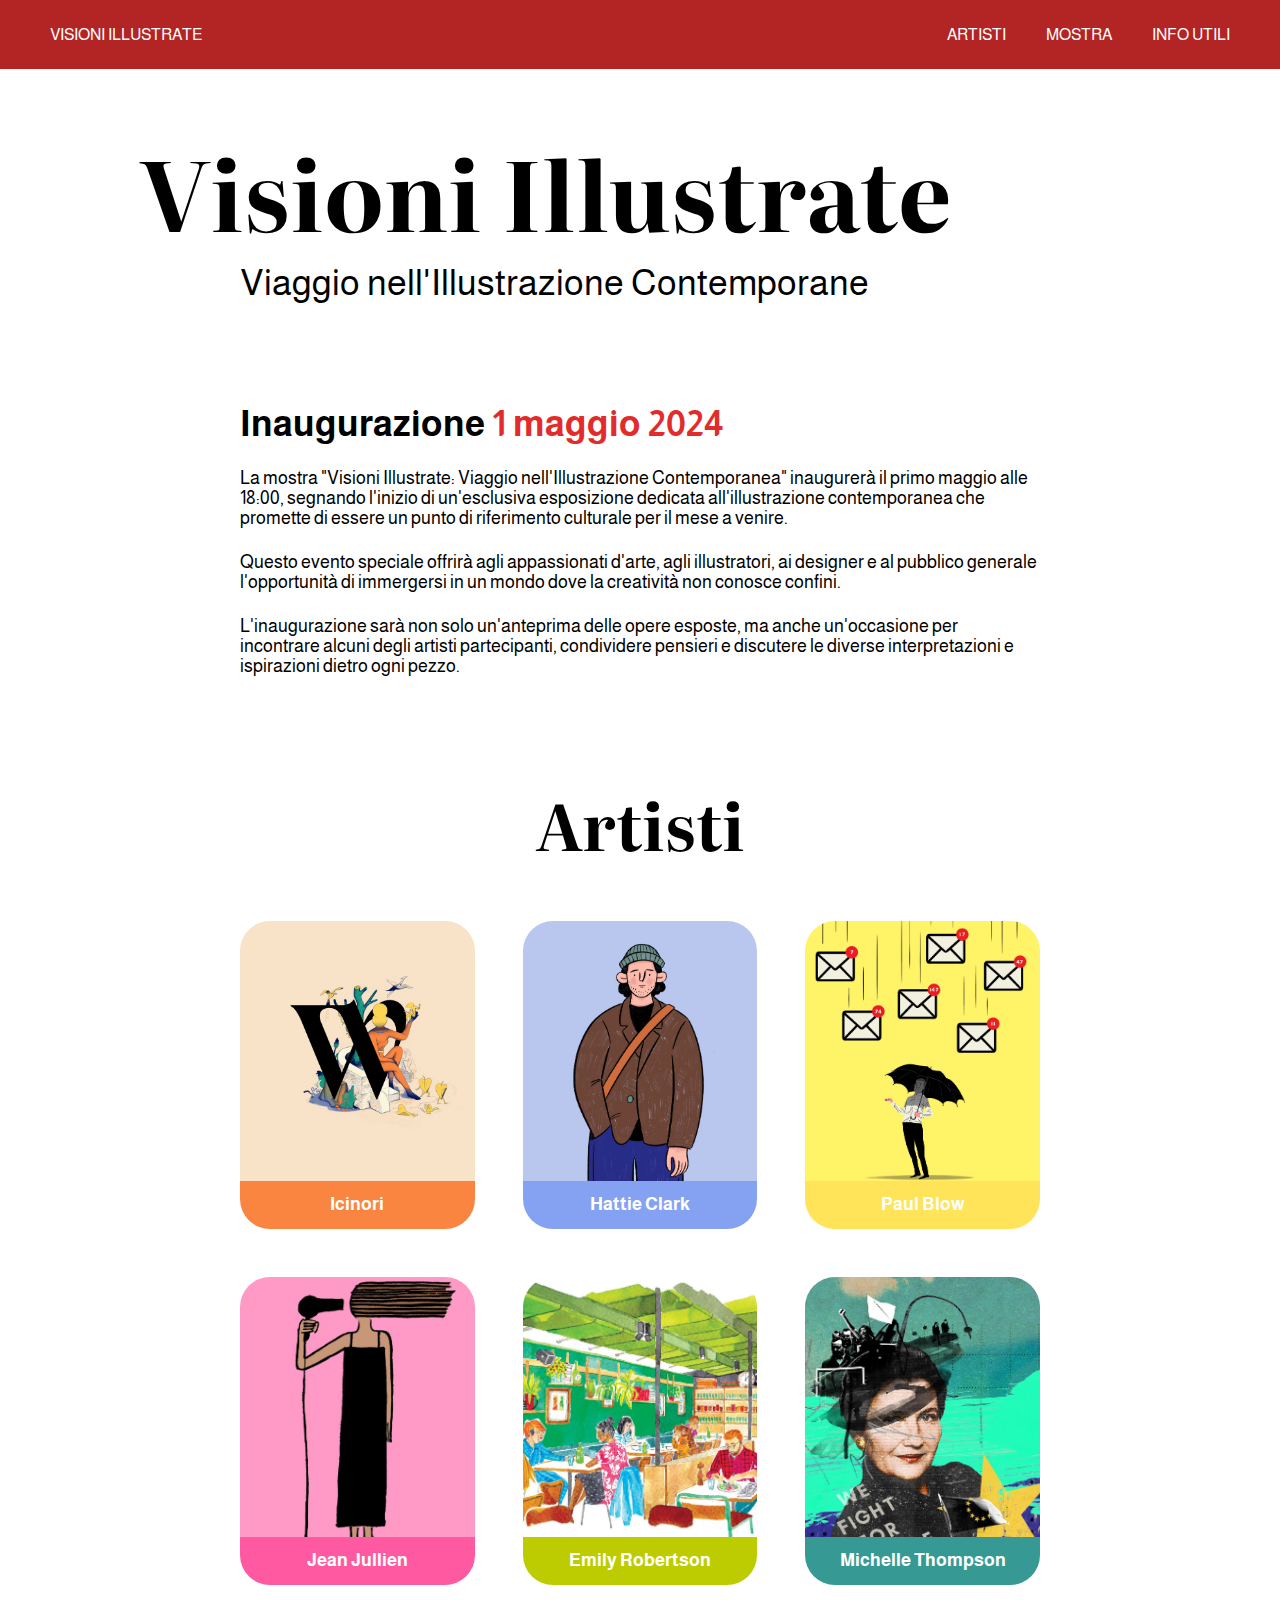
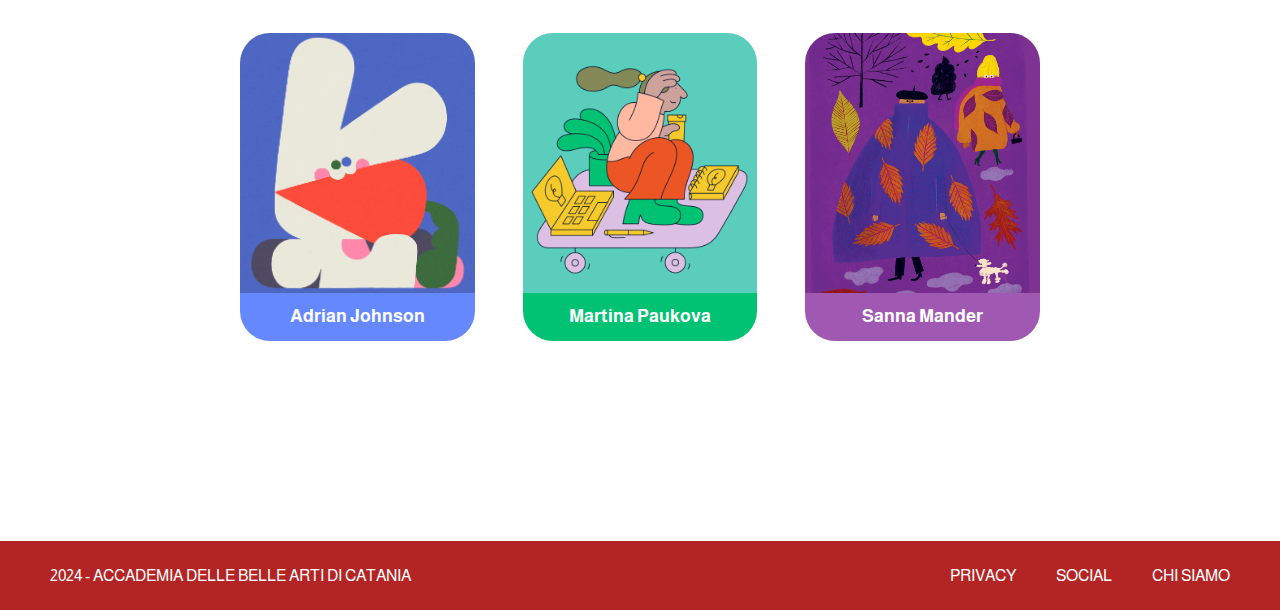
<file: index.html>
<!DOCTYPE html>
<html lang="en">
<head>
    <meta charset="UTF-8">
    <meta name="viewport" content="width=device-width, initial-scale=1.0">
    <title>Visioni Illustrate: Viaggio nell'Illustrazione Contemporanea</title>
    <link rel="stylesheet" href="css/style.css">
    <link rel="preconnect" href="https://fonts.googleapis.com">
    <link rel="preconnect" href="https://fonts.gstatic.com" crossorigin>
    <link href="https://fonts.googleapis.com/css2?family=Almarai:wght@300;400;700;800&display=swap" rel="stylesheet">
    <link rel="preconnect" href="https://fonts.googleapis.com">
    <link rel="preconnect" href="https://fonts.gstatic.com" crossorigin>
    <link href="https://fonts.googleapis.com/css2?family=Almarai:wght@300;400;700;800&family=Literata:ital,opsz,wght@0,7..72,200..900;1,7..72,200..900&display=swap" rel="stylesheet">
</head>

<body>
    <header id="inizio">
        <a href="index.html">VISIONI ILLUSTRATE</a>
        <nav>
            <ul>
                <li><a href="artisti.html">ARTISTI</a></li>
                <li><a href="mostra.html">MOSTRA</a></li>
                <li><a href="infoutili.html">INFO UTILI</a></li>
            </ul>
        </nav>
    </header>
<main>
    <section class="hero">
        <div class="resp">
            <h1>Visioni Illustrate</h1>
            <h2>Viaggio nell'Illustrazione Contemporane</h2>
        </div>
    </section>
    <section class="corpo">
    <section class="inaugurazione">
            <h2>Inaugurazione <span style="color:#e22c2c">1 maggio 2024</span></h2>
            <div class="cont">
            <div><p>La mostra "Visioni Illustrate: Viaggio nell'Illustrazione Contemporanea" inaugurerà il primo maggio alle 18:00, segnando l'inizio di un'esclusiva esposizione dedicata all'illustrazione contemporanea che promette di essere un punto di riferimento culturale per il mese a venire.</p>
            </div>
            <div>
                <p>Questo evento speciale offrirà agli appassionati d'arte, agli illustratori, ai designer e al pubblico generale l'opportunità di immergersi in un mondo dove la creatività non conosce confini.</p>
            </div>
            <div>
            <p>L'inaugurazione sarà non solo un'anteprima delle opere esposte, ma anche un'occasione per incontrare alcuni degli artisti partecipanti, condividere pensieri e discutere le diverse interpretazioni e ispirazioni dietro ogni pezzo.</p>
        </div>
    </div>
    </section>
<section class="info">
    <div>
    <h3>Artisti</h3>
</div>
</section>
    <section class="card">
        <div class="uno">
        <a href="icinori.html" target="_self">
                <img src="img/card/Icinori.jpg" alt="">
                <h4>Icinori</h4>
        </a>
    </div>
        <div class="due">
        <a href="hattieclark.html" target="_self">
                <img src="img/card/Hattie Clark.jpg" alt="">
                    <h4>Hattie Clark</h4>
                </a>
            </div>
        
        <div class="tre">
        <a href="paulblow.html" target="_self">
                <img src="img/card/Paul Blow.jpg" alt="">
                    <h4>Paul Blow</h4>
                </a>
            </div>
        
        <div class="quattro">
        <a href="jeanjullien.html" target="_self">
                <img src="img/card/Jean Jullien.jpg" alt="">
                <h4>Jean Jullien</h4>
            
        </a>
    </div>
        <div class="cinque">
    <a href="emilyrobertson.html" target="_self">
        <img src="img/card/Emily Robertson.jpg" alt="">
        <h4>Emily Robertson</h4>
</a>
</div>
<div class="sei">
<a href="michellethompson.html" target="_self">
    <img src="img/card/Michelle Thompson.jpg" alt="">
    <h4>Michelle Thompson</h4>

</a>
</div>
<div class="sette">
<a href="adrianjohnson.html" target="_self">
    <img src="img/card/Adrian Johnson.jpg" alt="">
    <h4>Adrian Johnson</h4>
</a>
</div>
<div class="otto">
<a href="martinapaukova.html" target="_self">
    <img src="img/card/Martina Paukova.jpg" alt="">
    <h4>Martina Paukova</h4>
</a>
</div>

<div class="nove">
<a href="sannamander.html" target="_self">
    <img src="img/card/Sanna Mander.jpg" alt="">
    <h4>Sanna Mander</h4>
</a>
</div>

    </section>
</section>
</main>
<footer>
    <a href="#inizio">2024 - ACCADEMIA DELLE BELLE ARTI DI CATANIA</a>
        <nav>
            <ul>
                <li><a href="https://www.iubenda.com/privacy-policy/25349809" target="_blank">PRIVACY</a></li>
                <li><a href="https://www.instagram.com/abacatania/" target="_blank">SOCIAL</a></li>
                <li><a href="https://www.abacatania.it" target="_blank">CHI SIAMO</a></li>
            </ul>
        </nav>
</footer>
</body>
</file>
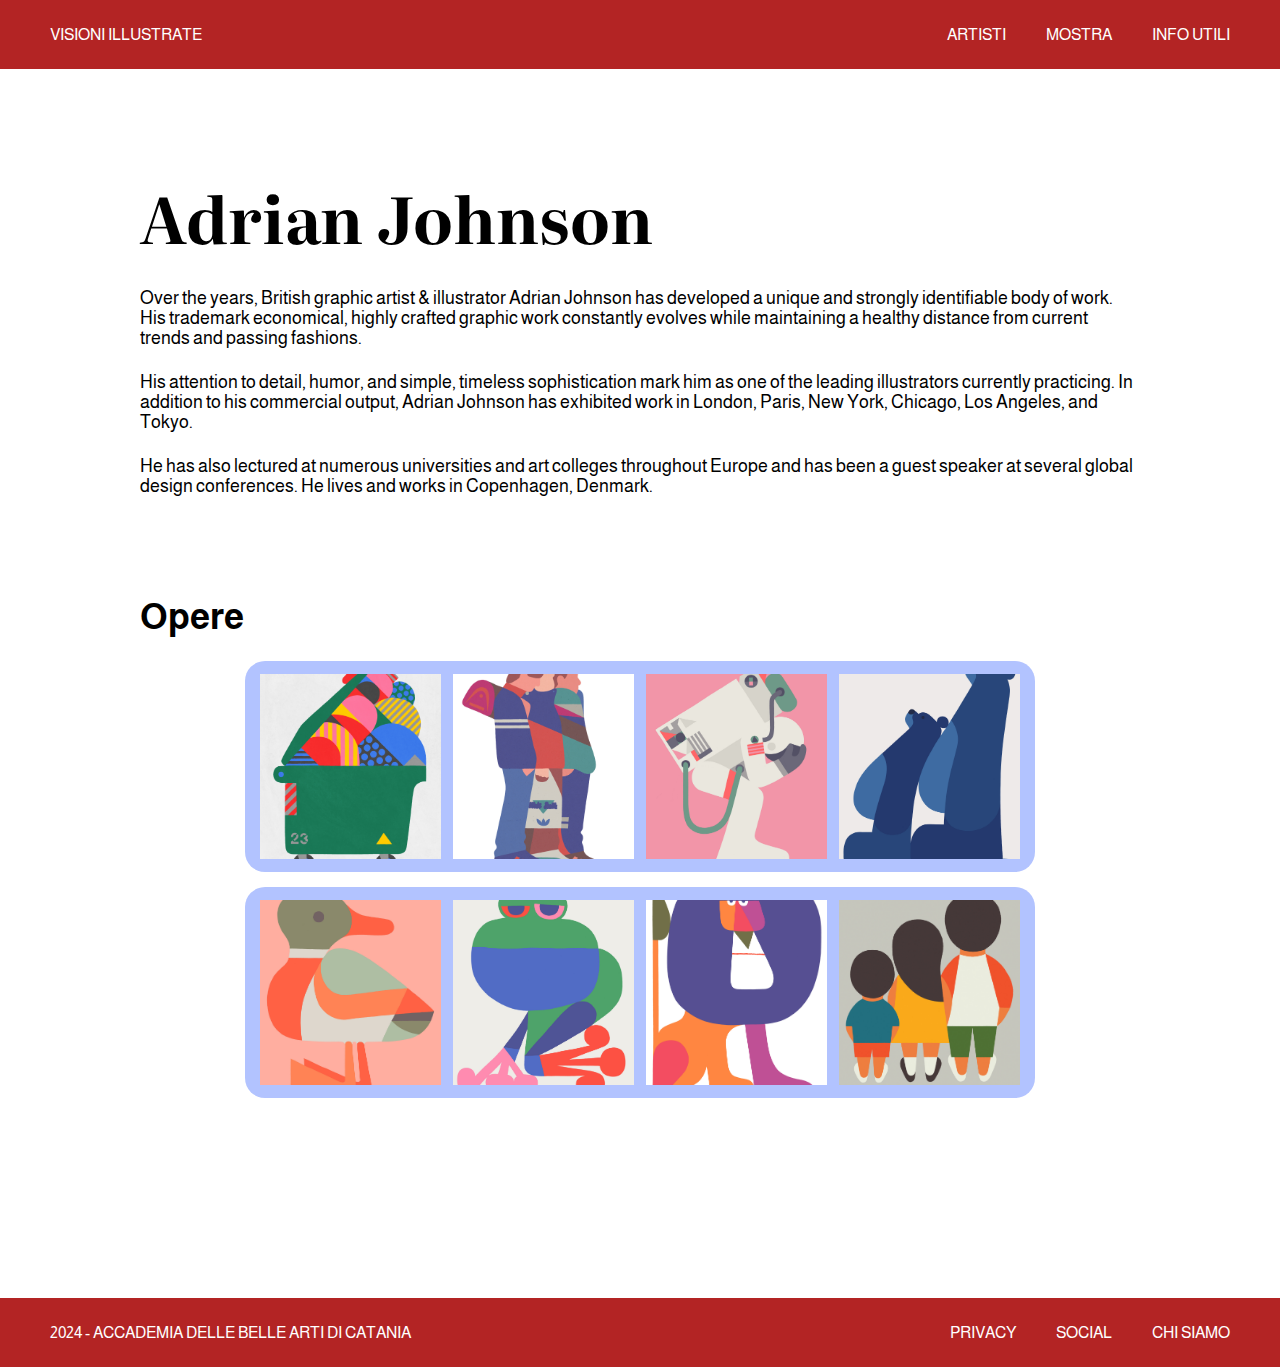
<file: adrianjohnson.html>
<!DOCTYPE html>
<html lang="en">
<head>
    <meta charset="UTF-8">
    <meta name="viewport" content="width=device-width, initial-scale=1.0">
    <title>Visioni Illustrate: Viaggio nell'Illustrazione Contemporanea</title>
    <link rel="stylesheet" href="css/style.css">
    <link rel="preconnect" href="https://fonts.googleapis.com">
    <link rel="preconnect" href="https://fonts.gstatic.com" crossorigin>
    <link href="https://fonts.googleapis.com/css2?family=Almarai:wght@300;400;700;800&display=swap" rel="stylesheet">
    <link rel="preconnect" href="https://fonts.googleapis.com">
    <link rel="preconnect" href="https://fonts.gstatic.com" crossorigin>
    <link href="https://fonts.googleapis.com/css2?family=Almarai:wght@300;400;700;800&family=Literata:ital,opsz,wght@0,7..72,200..900;1,7..72,200..900&display=swap" rel="stylesheet">
</head>

<body>
    <header id="inizio" class="speciale">
        <a href="index.html">VISIONI ILLUSTRATE</a>
        <nav>
            <ul>
                <li><a href="artisti.html">ARTISTI</a></li>
                <li><a href="mostra.html">MOSTRA</a></li>
                <li><a href="infoutili.html">INFO UTILI</a></li>
            </ul>
        </nav>
    </header>

<main>
    <section class="artista">
        <div id="adrianjohnson">
            <h3>Adrian Johnson</h3>
            <div class="cont">
            <p>Over the years, British graphic artist & illustrator Adrian Johnson has developed a unique and strongly identifiable body of work. His trademark economical, highly crafted graphic work constantly evolves while maintaining a healthy distance from current trends and passing fashions.</p>
            <p>His attention to detail, humor, and simple, timeless sophistication mark him as one of the leading illustrators currently practicing. In addition to his commercial output, Adrian Johnson has exhibited work in London, Paris, New York, Chicago, Los Angeles, and Tokyo.</p>
            <p>He has also lectured at numerous universities and art colleges throughout Europe and has been a guest speaker at several global design conferences. He lives and works in Copenhagen, Denmark.</p>
        </div>
            <h2>Opere</h2>
            <div class="opere">
            <div class="riga_sette">
                <img src="img/adrian-johnson/1.jpg" alt="">
                <img src="img/adrian-johnson/2.jpg" alt="">
                <img src="img/adrian-johnson/3.jpg" alt="">
                <img src="img/adrian-johnson/4.jpg" alt="">
            </div>
            <div class="riga_sette">
                <img src="img/adrian-johnson/5.jpg" alt="">
                <img src="img/adrian-johnson/6.jpg" alt="">
                <img src="img/adrian-johnson/7.jpg" alt="">
                <img src="img/adrian-johnson/8.jpg" alt="">
            </div>
        </div>
    </div>
    </section>
</main>
    <footer>
        <a href="#inizio">2024 - ACCADEMIA DELLE BELLE ARTI DI CATANIA</a>
            <nav>
                <ul>
                    <li><a href="https://www.iubenda.com/privacy-policy/25349809" target="_blank">PRIVACY</a></li>
                    <li><a href="https://www.instagram.com/abacatania/" target="_blank">SOCIAL</a></li>
                    <li><a href="https://www.abacatania.it" target="_blank">CHI SIAMO</a></li>
                </ul>
            </nav>
    </footer>
    </body>
</file>
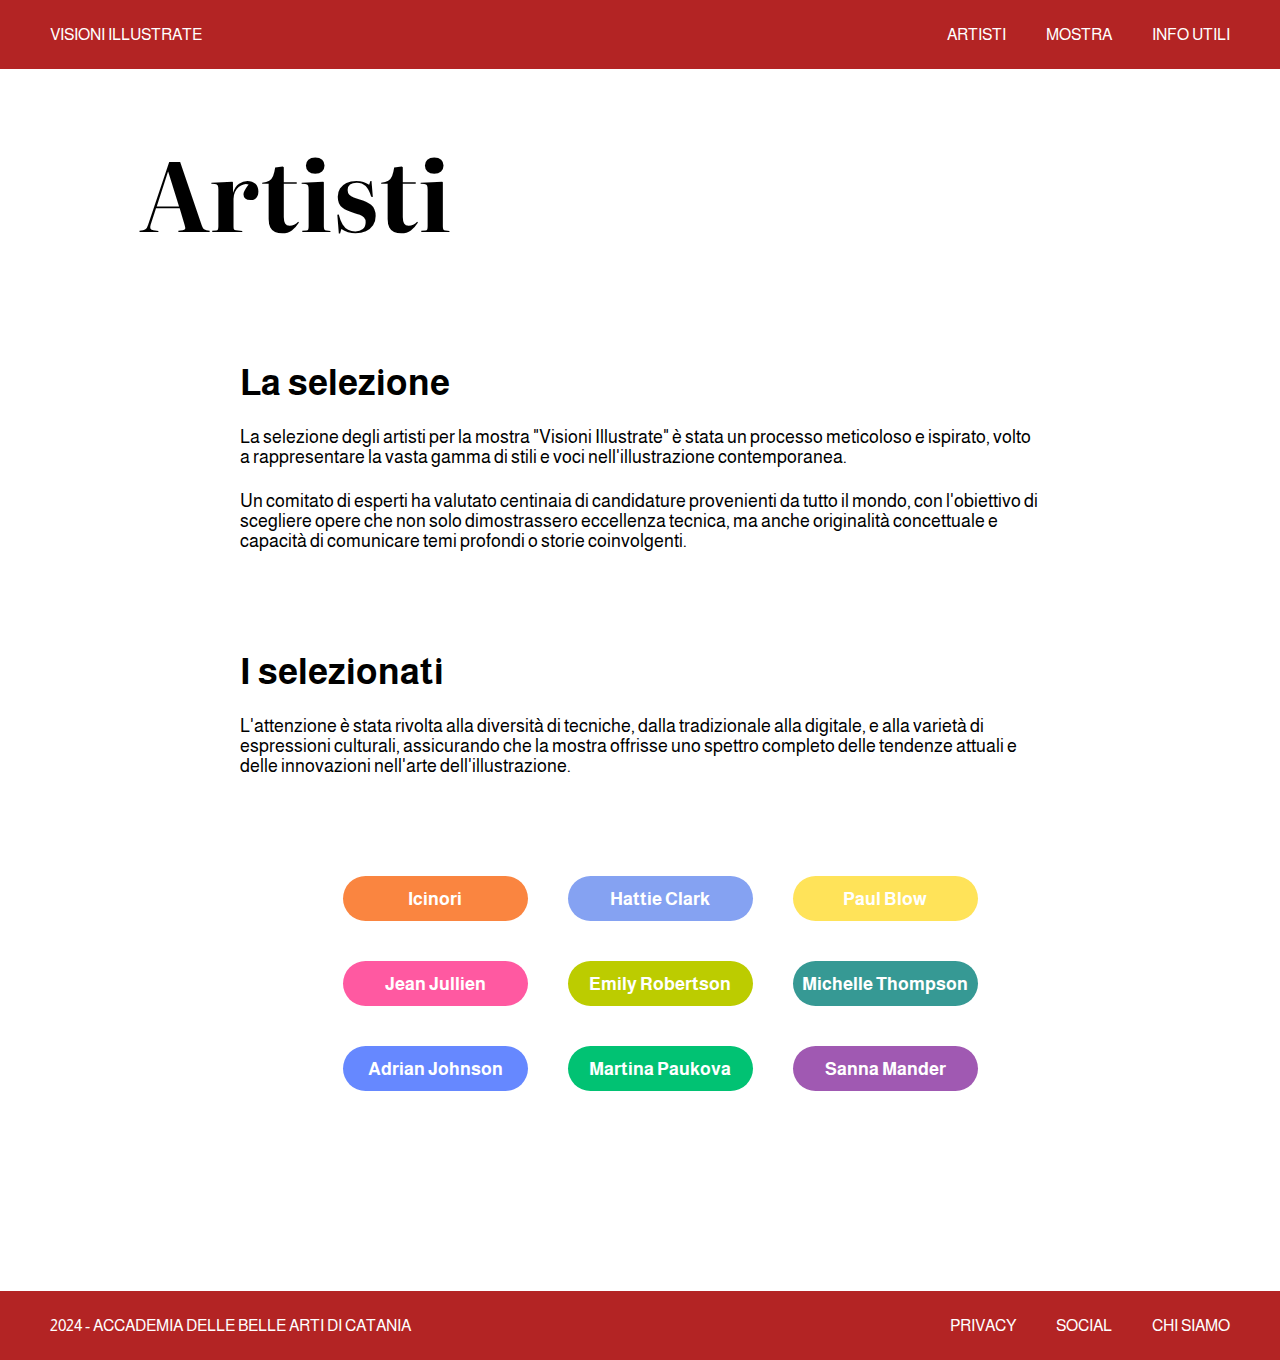
<file: artisti.html>
<!DOCTYPE html>
<html lang="en">
<head>
    <meta charset="UTF-8">
    <meta name="viewport" content="width=device-width, initial-scale=1.0">
    <title>Visioni Illustrate: Viaggio nell'Illustrazione Contemporanea</title>
    <link rel="stylesheet" href="css/style.css">
    <link rel="preconnect" href="https://fonts.googleapis.com">
    <link rel="preconnect" href="https://fonts.gstatic.com" crossorigin>
    <link href="https://fonts.googleapis.com/css2?family=Almarai:wght@300;400;700;800&display=swap" rel="stylesheet">
    <link rel="preconnect" href="https://fonts.googleapis.com">
    <link rel="preconnect" href="https://fonts.gstatic.com" crossorigin>
    <link href="https://fonts.googleapis.com/css2?family=Almarai:wght@300;400;700;800&family=Literata:ital,opsz,wght@0,7..72,200..900;1,7..72,200..900&display=swap" rel="stylesheet">
</head>

<body>
    <header id="inizio">
        <a href="index.html">VISIONI ILLUSTRATE</a>
        <nav>
            <ul>
                <li><a href="artisti.html">ARTISTI</a></li>
                <li><a href="mostra.html">MOSTRA</a></li>
                <li><a href="infoutili.html">INFO UTILI</a></li>
            </ul>
        </nav>
    </header>

    <main>
        <section class="hero">
            <div>
                <h1>Artisti</h1>
            </div>
        </section>
        <section class="corpo">
<section class="selezione">
    <div>
    <h2>La selezione</h2>
    <p>La selezione degli artisti per la mostra "Visioni Illustrate" è stata un processo meticoloso e ispirato, volto a rappresentare la vasta gamma di stili e voci nell'illustrazione contemporanea.</p>
    <p>Un comitato di esperti ha valutato centinaia di candidature provenienti da tutto il mondo, con l'obiettivo di scegliere opere che non solo dimostrassero eccellenza tecnica, ma anche originalità concettuale e capacità di comunicare temi profondi o storie coinvolgenti.</p>
</div>
</section>

<section class="selezione">
    <div>
    <h2>I selezionati</h2>
    <p>L'attenzione è stata rivolta alla diversità di tecniche, dalla tradizionale alla digitale, e alla varietà di espressioni culturali, assicurando che la mostra offrisse uno spettro completo delle tendenze attuali e delle innovazioni nell'arte dell'illustrazione.</p>
</div>
</section>

<section class="pulsanti">
<nav>
   <ul>
        <li class="uno"><a href="icinori.html">Icinori</a></li>
    
        <li class="due"><a href="hattieclark.html">Hattie Clark</a></li>
  
        <li class="tre"><a href="paulblow.html">Paul Blow</a></li>
  
        <li class="quattro"><a href="jeanjullien.html">Jean Jullien</a></li>
  
        <li class="cinque"><a href="emilyrobertson.html">Emily Robertson</a></li>
  
        <li class="sei"><a href="michellethompson.html">Michelle Thompson</a></li>
  
        <li class="sette"><a href="adrianjohnson.html">Adrian Johnson</a></li>
   
        <li class="otto"><a href="martinapaukova.html">Martina Paukova</a></li>
   
        <li class="nove"><a href="sannamander.html">Sanna Mander</a></li>
    </ul>
</nav>
</section>


</main>
<footer>
    <a href="#inizio">2024 - ACCADEMIA DELLE BELLE ARTI DI CATANIA</a>
        <nav>
            <ul>
                <li><a href="https://www.iubenda.com/privacy-policy/25349809" target="_blank">PRIVACY</a></li>
                <li><a href="https://www.instagram.com/abacatania/" target="_blank">SOCIAL</a></li>
                <li><a href="https://www.abacatania.it" target="_blank">CHI SIAMO</a></li>
            </ul>
        </nav>
</footer>
</body>
</file>
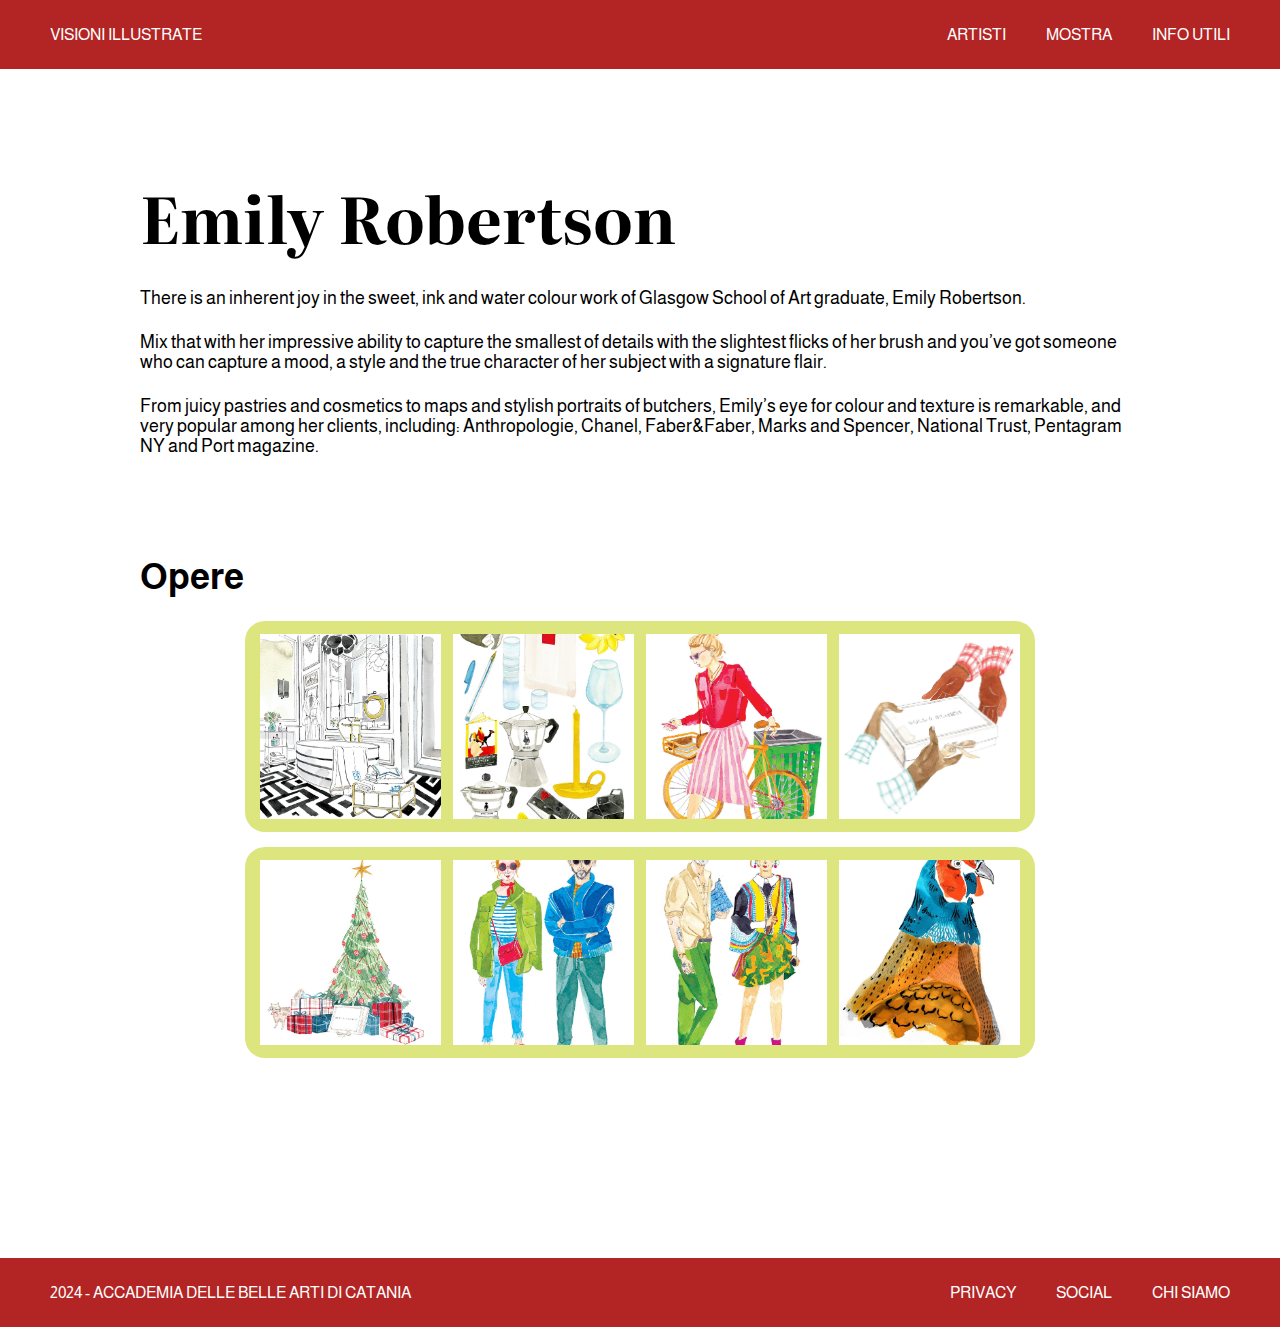
<file: emilyrobertson.html>
<!DOCTYPE html>
<html lang="en">
<head>
    <meta charset="UTF-8">
    <meta name="viewport" content="width=device-width, initial-scale=1.0">
    <title>Visioni Illustrate: Viaggio nell'Illustrazione Contemporanea</title>
    <link rel="stylesheet" href="css/style.css">
    <link rel="preconnect" href="https://fonts.googleapis.com">
    <link rel="preconnect" href="https://fonts.gstatic.com" crossorigin>
    <link href="https://fonts.googleapis.com/css2?family=Almarai:wght@300;400;700;800&display=swap" rel="stylesheet">
    <link rel="preconnect" href="https://fonts.googleapis.com">
    <link rel="preconnect" href="https://fonts.gstatic.com" crossorigin>
    <link href="https://fonts.googleapis.com/css2?family=Almarai:wght@300;400;700;800&family=Literata:ital,opsz,wght@0,7..72,200..900;1,7..72,200..900&display=swap" rel="stylesheet">
</head>

<body>
    <header id="inizio" class="speciale">
        <a href="index.html">VISIONI ILLUSTRATE</a>
        <nav>
            <ul>
                <li><a href="artisti.html">ARTISTI</a></li>
                <li><a href="mostra.html">MOSTRA</a></li>
                <li><a href="infoutili.html">INFO UTILI</a></li>
            </ul>
        </nav>
    </header>
<main>
    <section class="artista">
        <div id="emilyrobertson">
            <h3>Emily Robertson</h3>
            <div class="cont">
            <p>There is an inherent joy in the sweet, ink and water colour work of Glasgow School of Art graduate, Emily Robertson.</p>
            <p>Mix that with her impressive ability to capture the smallest of details with the slightest flicks of her brush and you’ve got someone who can capture a mood, a style and the true character of her subject with a signature flair.</p>
            <p>From juicy pastries and cosmetics to maps and stylish portraits of butchers, Emily’s eye for colour and texture is remarkable, and very popular among her clients, including: Anthropologie, Chanel, Faber&Faber, Marks and Spencer, National Trust, Pentagram NY and Port magazine.</p>
        </div>
            <h2>Opere</h2>
            <div class="opere">
            <div class="riga_cinque">
                <img src="img/emily-robertson/1.jpg" alt="">
                <img src="img/emily-robertson/2.jpg" alt="">
                <img src="img/emily-robertson/3.jpg" alt="">
                <img src="img/emily-robertson/4.jpg" alt="">
            </div>
            <div class="riga_cinque">
                <img src="img/emily-robertson/5.jpg" alt="">
                <img src="img/emily-robertson/6.jpg" alt="">
                <img src="img/emily-robertson/7.jpg" alt="">
                <img src="img/emily-robertson/8.jpg" alt="">
            </div>
        </div>
        </div>
    </section>
</main>

    <footer>
        <a href="#inizio">2024 - ACCADEMIA DELLE BELLE ARTI DI CATANIA</a>
            <nav>
                <ul>
                    <li><a href="https://www.iubenda.com/privacy-policy/25349809" target="_blank">PRIVACY</a></li>
                    <li><a href="https://www.instagram.com/abacatania/" target="_blank">SOCIAL</a></li>
                    <li><a href="https://www.abacatania.it" target="_blank">CHI SIAMO</a></li>
                </ul>
            </nav>
    </footer>
    </body>
</file>
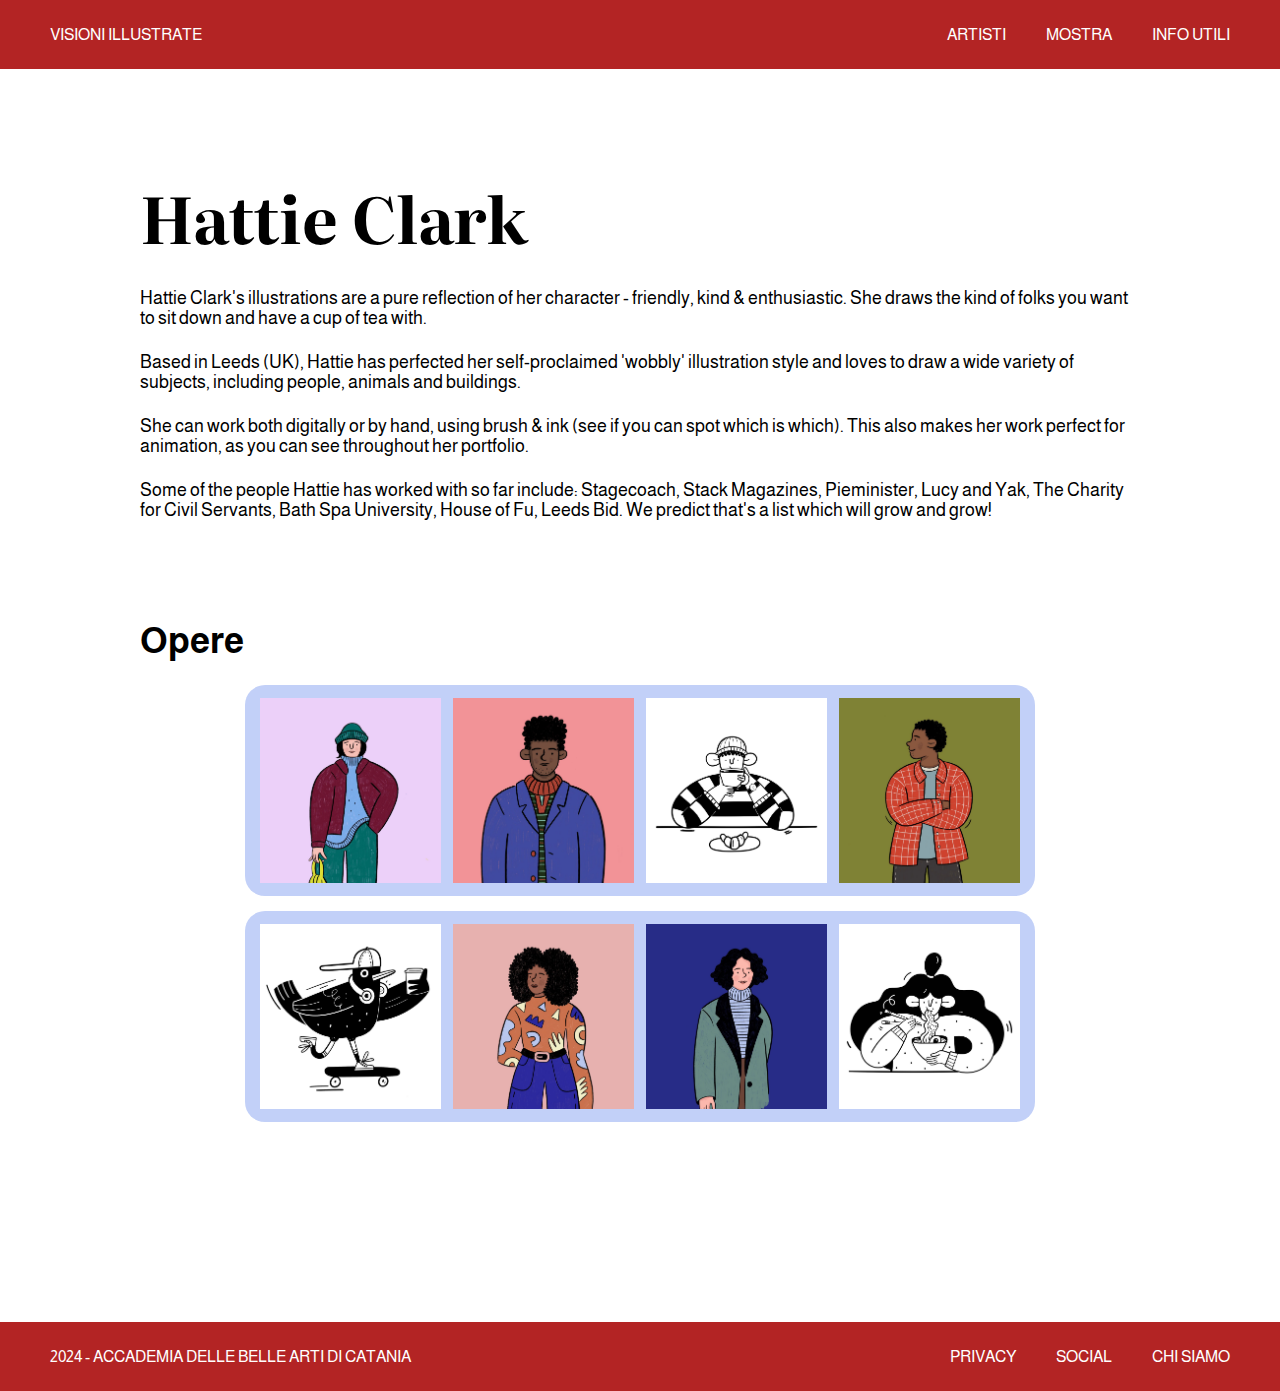
<file: hattieclark.html>
<!DOCTYPE html>
<html lang="en">
<head>
    <meta charset="UTF-8">
    <meta name="viewport" content="width=device-width, initial-scale=1.0">
    <title>Visioni Illustrate: Viaggio nell'Illustrazione Contemporanea</title>
    <link rel="stylesheet" href="css/style.css">
    <link rel="preconnect" href="https://fonts.googleapis.com">
    <link rel="preconnect" href="https://fonts.gstatic.com" crossorigin>
    <link href="https://fonts.googleapis.com/css2?family=Almarai:wght@300;400;700;800&display=swap" rel="stylesheet">
    <link rel="preconnect" href="https://fonts.googleapis.com">
    <link rel="preconnect" href="https://fonts.gstatic.com" crossorigin>
    <link href="https://fonts.googleapis.com/css2?family=Almarai:wght@300;400;700;800&family=Literata:ital,opsz,wght@0,7..72,200..900;1,7..72,200..900&display=swap" rel="stylesheet">
</head>

<body>
    <header id="inizio" class="speciale">
        <a href="index.html">VISIONI ILLUSTRATE</a>
        <nav>
            <ul>
                <li><a href="artisti.html">ARTISTI</a></li>
                <li><a href="mostra.html">MOSTRA</a></li>
                <li><a href="infoutili.html">INFO UTILI</a></li>
            </ul>
        </nav>
    </header>
<main>
    <section class="artista">
        <div id="hattieclark">
            <h3>Hattie Clark</h3>
            <div class="cont">
            <p>Hattie Clark's illustrations are a pure reflection of her character - friendly, kind & enthusiastic. She draws the kind of folks you want to sit down and have a cup of tea with.</p>
            <p>Based in Leeds (UK), Hattie has perfected her self-proclaimed 'wobbly' illustration style and loves to draw a wide variety of subjects, including people, animals and buildings.</p>
            <p>She can work both digitally or by hand, using brush & ink (see if you can spot which is which). This also makes her work perfect for animation, as you can see throughout her portfolio.</p>
            <p>Some of the people Hattie has worked with so far include: Stagecoach, Stack Magazines, Pieminister, Lucy and Yak, The Charity for Civil Servants, Bath Spa University, House of Fu, Leeds Bid. We predict that's a list which will grow and grow!</p>
        </div>
            <h2>Opere</h2>
        <div class="opere">
            <div class="riga_due">
                <img src="img/hattie-clark/1.jpg" alt="">
                <img src="img/hattie-clark/2.jpg" alt="">
                <img src="img/hattie-clark/3.jpg" alt="">
                <img src="img/hattie-clark/4.jpg" alt="">
            </div>
            <div class="riga_due">
                <img src="img/hattie-clark/5.jpg" alt="">
                <img src="img/hattie-clark/6.jpg" alt="">
                <img src="img/hattie-clark/7.jpg" alt="">
                <img src="img/hattie-clark/8.jpg" alt="">
            </div>
        </div>
    </div>
    </section>
</main>
    

    <footer>
        <a href="#inizio">2024 - ACCADEMIA DELLE BELLE ARTI DI CATANIA</a>
            <nav>
                <ul>
                    <li><a href="https://www.iubenda.com/privacy-policy/25349809" target="_blank">PRIVACY</a></li>
                    <li><a href="https://www.instagram.com/abacatania/" target="_blank">SOCIAL</a></li>
                    <li><a href="https://www.abacatania.it" target="_blank">CHI SIAMO</a></li>
                </ul>
            </nav>
    </footer>
    </body>
</file>
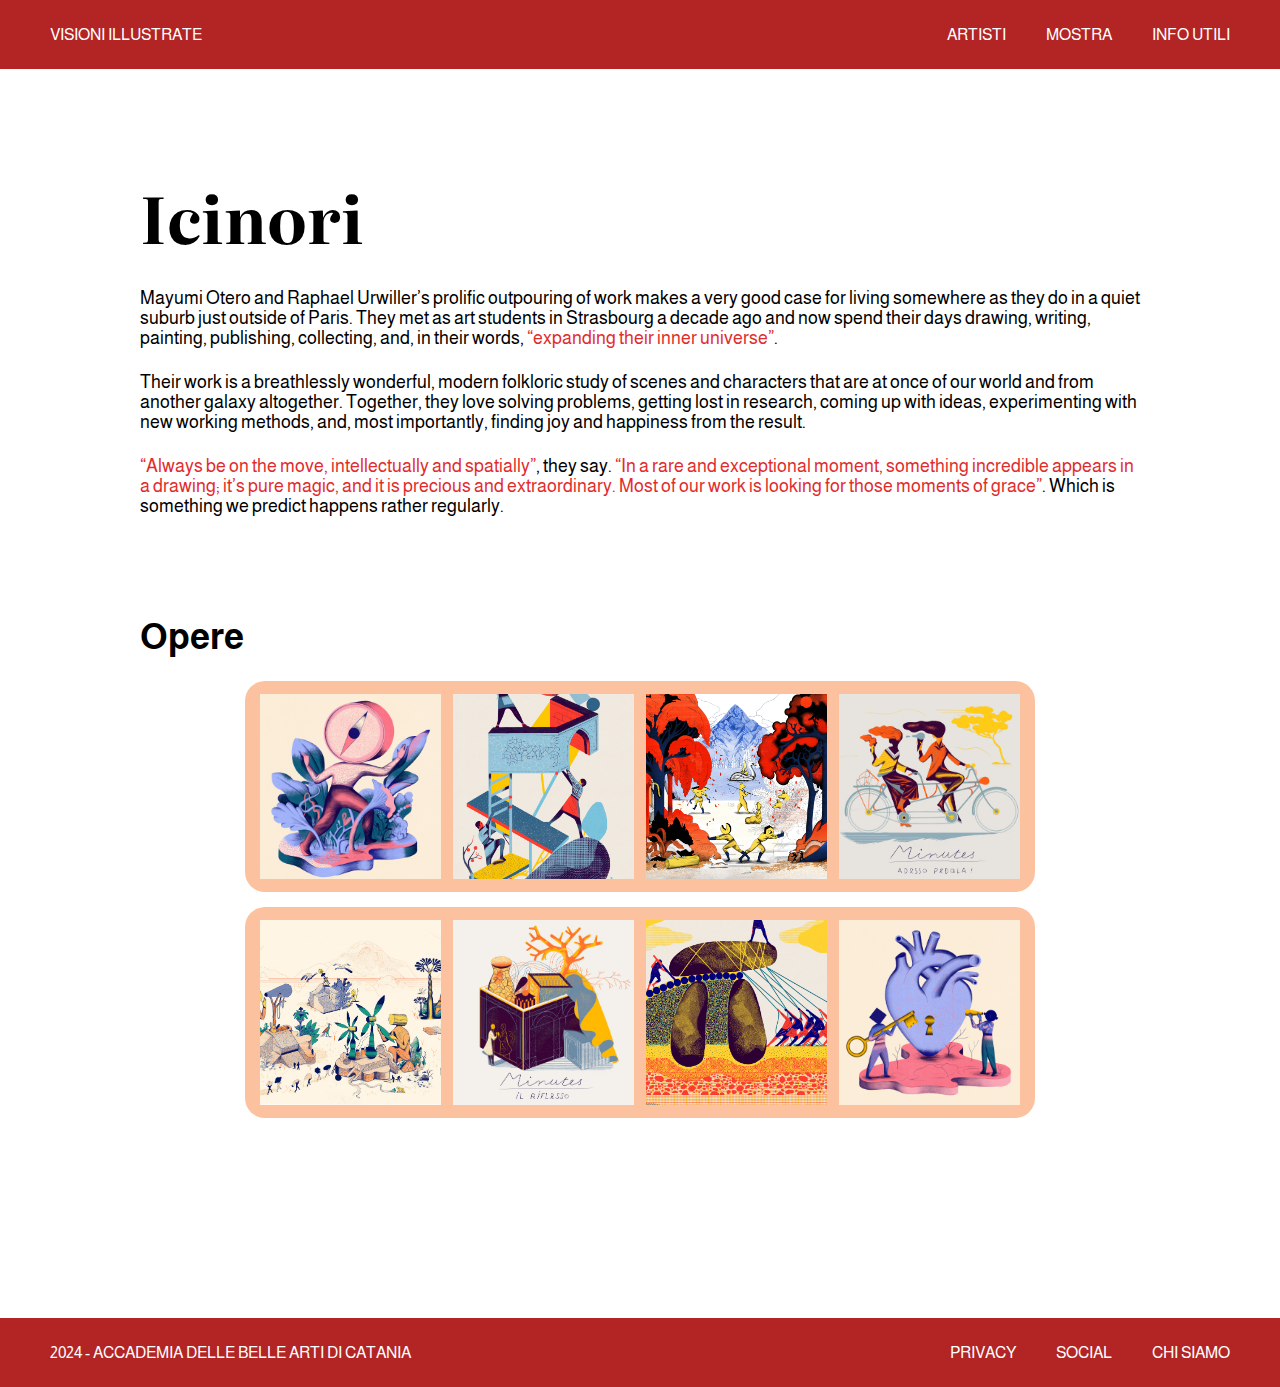
<file: icinori.html>
<!DOCTYPE html>
<html lang="en">
<head>
    <meta charset="UTF-8">
    <meta name="viewport" content="width=device-width, initial-scale=1.0">
    <title>Visioni Illustrate: Viaggio nell'Illustrazione Contemporanea</title>
    <link rel="stylesheet" href="css/style.css">
    <link rel="preconnect" href="https://fonts.googleapis.com">
    <link rel="preconnect" href="https://fonts.gstatic.com" crossorigin>
    <link href="https://fonts.googleapis.com/css2?family=Almarai:wght@300;400;700;800&display=swap" rel="stylesheet">
    <link rel="preconnect" href="https://fonts.googleapis.com">
    <link rel="preconnect" href="https://fonts.gstatic.com" crossorigin>
    <link href="https://fonts.googleapis.com/css2?family=Almarai:wght@300;400;700;800&family=Literata:ital,opsz,wght@0,7..72,200..900;1,7..72,200..900&display=swap" rel="stylesheet">
</head>

<body>
    <header id="inizio" class="speciale">
        <a href="index.html">VISIONI ILLUSTRATE</a>
        <nav>
            <ul>
                <li><a href="artisti.html">ARTISTI</a></li>
                <li><a href="mostra.html">MOSTRA</a></li>
                <li><a href="infoutili.html">INFO UTILI</a></li>
            </ul>
        </nav>
    </header>

<main>

    <section class="artista">
        <div id="icinori">
            <h3>Icinori</h3>
            <div class="cont">
            <p>Mayumi Otero and Raphael Urwiller’s prolific outpouring of work makes a very good case for living somewhere as they do in a quiet suburb just outside of Paris. They met as art students in Strasbourg a decade ago and now spend their days drawing, writing, painting, publishing, collecting, and, in their words, <span style="color:#e22c2c">“expanding their inner universe”</span>.</p>
            <p>Their work is a breathlessly wonderful, modern folkloric study of scenes and characters that are at once of our world and from another galaxy altogether. Together, they love solving problems, getting lost in research, coming up with ideas, experimenting with new working methods, and, most importantly, finding joy and happiness from the result. </p>
            <p><span style="color:#e22c2c">“Always be on the move, intellectually and spatially”</span>, they say. <span style="color:#e22c2c">“In a rare and exceptional moment, something incredible appears in a drawing; it’s pure magic, and it is precious and extraordinary. Most of our work is looking for those moments of grace”</span>. Which is something we predict happens rather regularly.</p>
        </div>
            <h2>Opere</h2>
            <div class="opere">
            <div class="riga_uno">
                <img src="img/icinori/1.jpg" alt="">
                <img src="img/icinori/2.jpg" alt="">
                <img src="img/icinori/3.jpg" alt="">
                <img src="img/icinori/4.jpg" alt="">
            </div>
            <div class="riga_uno">
                <img src="img/icinori/5.jpg" alt="">
                <img src="img/icinori/6.jpg" alt="">
                <img src="img/icinori/7.jpg" alt="">
                <img src="img/icinori/8.jpg" alt="">
            </div>
        </div>
        </div>
    </section>

</main>

    <footer>
        <a href="#inizio">2024 - ACCADEMIA DELLE BELLE ARTI DI CATANIA</a>
            <nav>
                <ul>
                    <li><a href="https://www.iubenda.com/privacy-policy/25349809" target="_blank">PRIVACY</a></li>
                    <li><a href="https://www.instagram.com/abacatania/" target="_blank">SOCIAL</a></li>
                    <li><a href="https://www.abacatania.it" target="_blank">CHI SIAMO</a></li>
                </ul>
            </nav>
    </footer>
    </body>
</file>
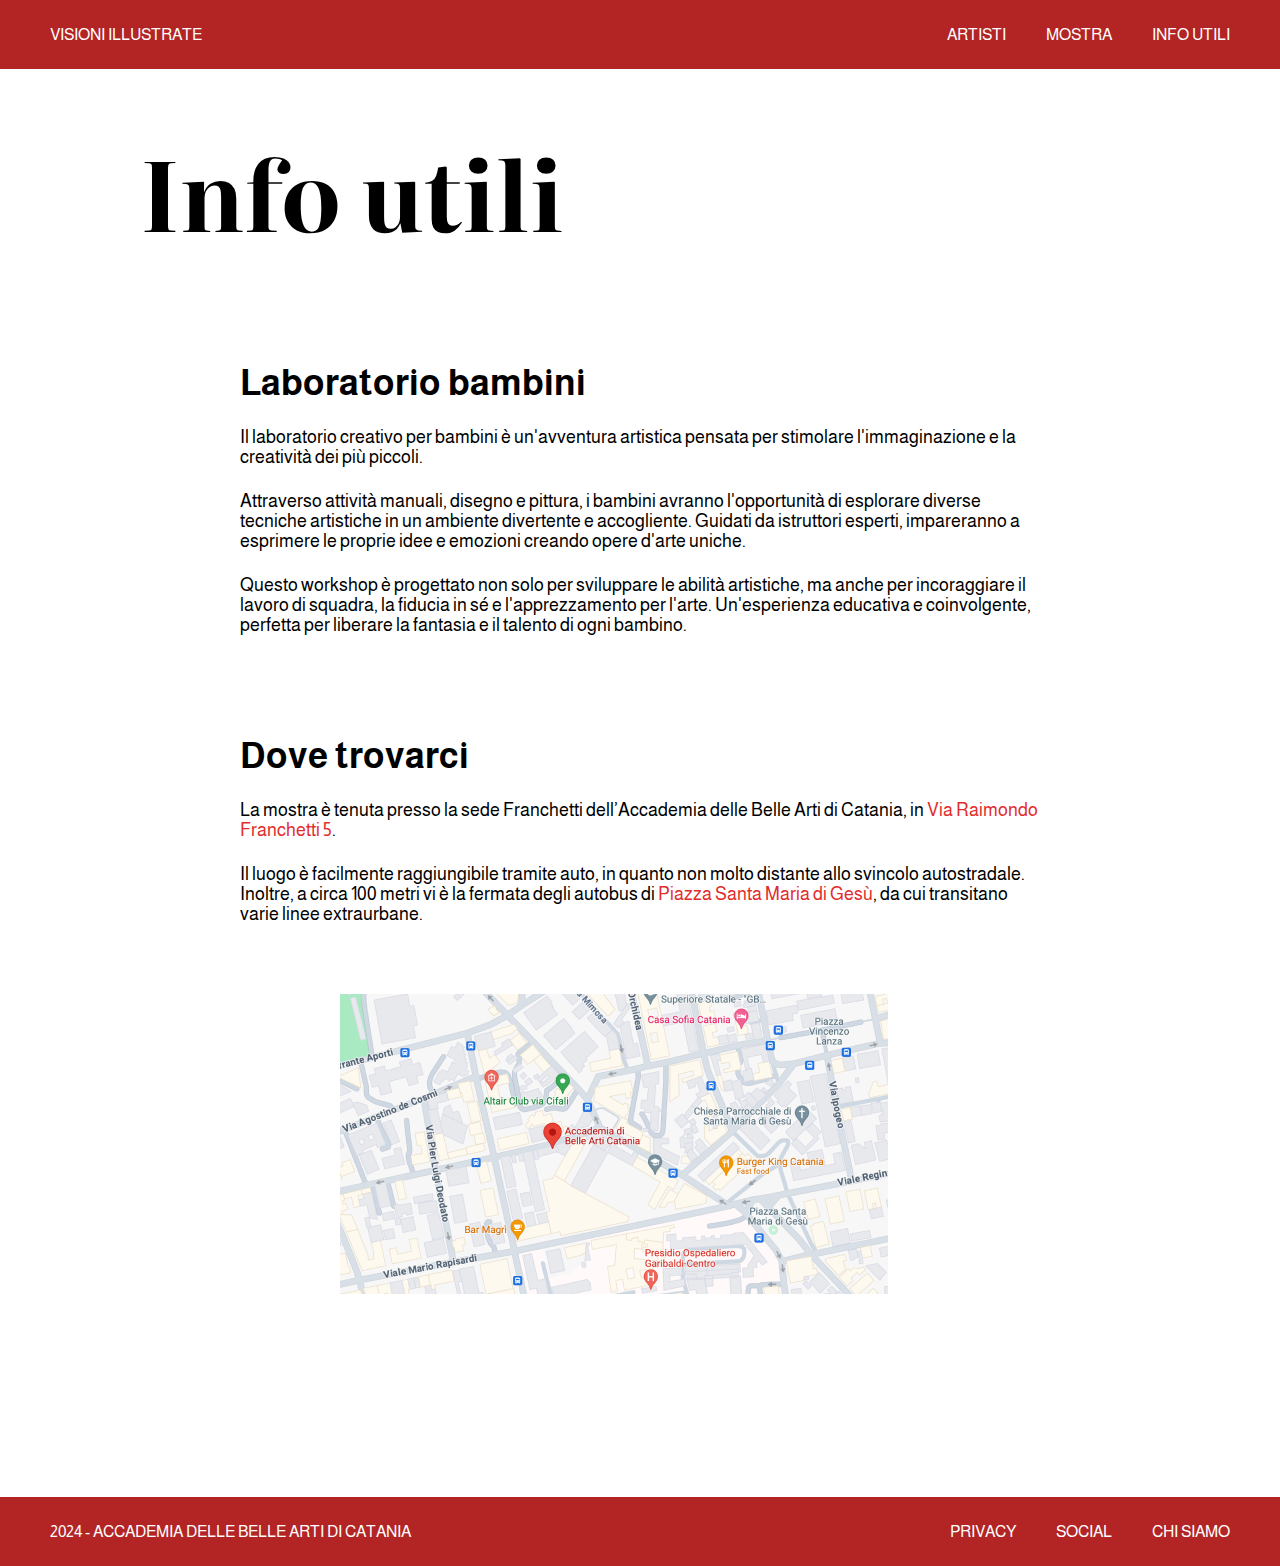
<file: infoutili.html>
<!DOCTYPE html>
<html lang="en">
<head>
    <meta charset="UTF-8">
    <meta name="viewport" content="width=device-width, initial-scale=1.0">
    <title>Visioni Illustrate: Viaggio nell'Illustrazione Contemporanea</title>
    <link rel="stylesheet" href="css/style.css">
    <link rel="preconnect" href="https://fonts.googleapis.com">
    <link rel="preconnect" href="https://fonts.gstatic.com" crossorigin>
    <link href="https://fonts.googleapis.com/css2?family=Almarai:wght@300;400;700;800&display=swap" rel="stylesheet">
    <link rel="preconnect" href="https://fonts.googleapis.com">
    <link rel="preconnect" href="https://fonts.gstatic.com" crossorigin>
    <link href="https://fonts.googleapis.com/css2?family=Almarai:wght@300;400;700;800&family=Literata:ital,opsz,wght@0,7..72,200..900;1,7..72,200..900&display=swap" rel="stylesheet">
</head>

<body>
    <header id="inizio">
        <a href="index.html">VISIONI ILLUSTRATE</a>
        <nav>
            <ul>
                <li><a href="artisti.html">ARTISTI</a></li>
                <li><a href="mostra.html">MOSTRA</a></li>
                <li><a href="infoutili.html">INFO UTILI</a></li>
            </ul>
        </nav>
    </header>

    <main>
        <section class="hero">
            <div>
                <h1>Info utili</h1>
            </div>
        </section>
        <section class="corpo">

            <section class="lab">
                <h2>Laboratorio bambini</h2>
                <p>Il laboratorio creativo per bambini è un'avventura artistica pensata per stimolare l'immaginazione e la creatività dei più piccoli.</p>
                <p> Attraverso attività manuali, disegno e pittura, i bambini avranno l'opportunità di esplorare diverse tecniche artistiche in un ambiente divertente e accogliente. Guidati da istruttori esperti, impareranno a esprimere le proprie idee e emozioni creando opere d'arte uniche.</p>
                <p>Questo workshop è progettato non solo per sviluppare le abilità artistiche, ma anche per incoraggiare il lavoro di squadra, la fiducia in sé e l'apprezzamento per l'arte. Un'esperienza educativa e coinvolgente, perfetta per liberare la fantasia e il talento di ogni bambino.</p>
            </section>

        <section>
            <div class="dove">
            <h2>Dove trovarci</h2>
            <p>La mostra è tenuta presso la sede Franchetti dell’Accademia delle Belle Arti di Catania, in <span style="color:#e22c2c">Via Raimondo Franchetti 5</span>. </p>
            <p>Il luogo è facilmente raggiungibile tramite auto, in quanto non molto distante allo svincolo autostradale. Inoltre,  a circa 100 metri vi è la fermata degli autobus di <span style="color:#e22c2c">Piazza Santa Maria di Gesù</span>, da cui transitano varie linee extraurbane.</p>
        </div>
            <div class="mappa">
            <a href="https://www.google.com/maps/place/Accademia+di+Belle+Arti+Catania/@37.512892,15.0754385,17z/data=!3m1!4b1!4m6!3m5!1s0x1313fcd2c25c1883:0xbe3c697761685651!8m2!3d37.512892!4d15.0754385!16s%2Fg%2F122hpm63?hl=it&entry=ttu" target="_blank">
            <img src="img/mappa.png" alt="">
        </a>
    </div>
    
        </section>

       
    </section>
    </main>

    <footer>
        <a href="#inizio">2024 - ACCADEMIA DELLE BELLE ARTI DI CATANIA</a>
            <nav>
                <ul>
                    <li><a href="https://www.iubenda.com/privacy-policy/25349809" target="_blank">PRIVACY</a></li>
                    <li><a href="https://www.instagram.com/abacatania/" target="_blank">SOCIAL</a></li>
                    <li><a href="https://www.abacatania.it" target="_blank">CHI SIAMO</a></li>
                </ul>
            </nav>
    </footer>
</body>
</file>
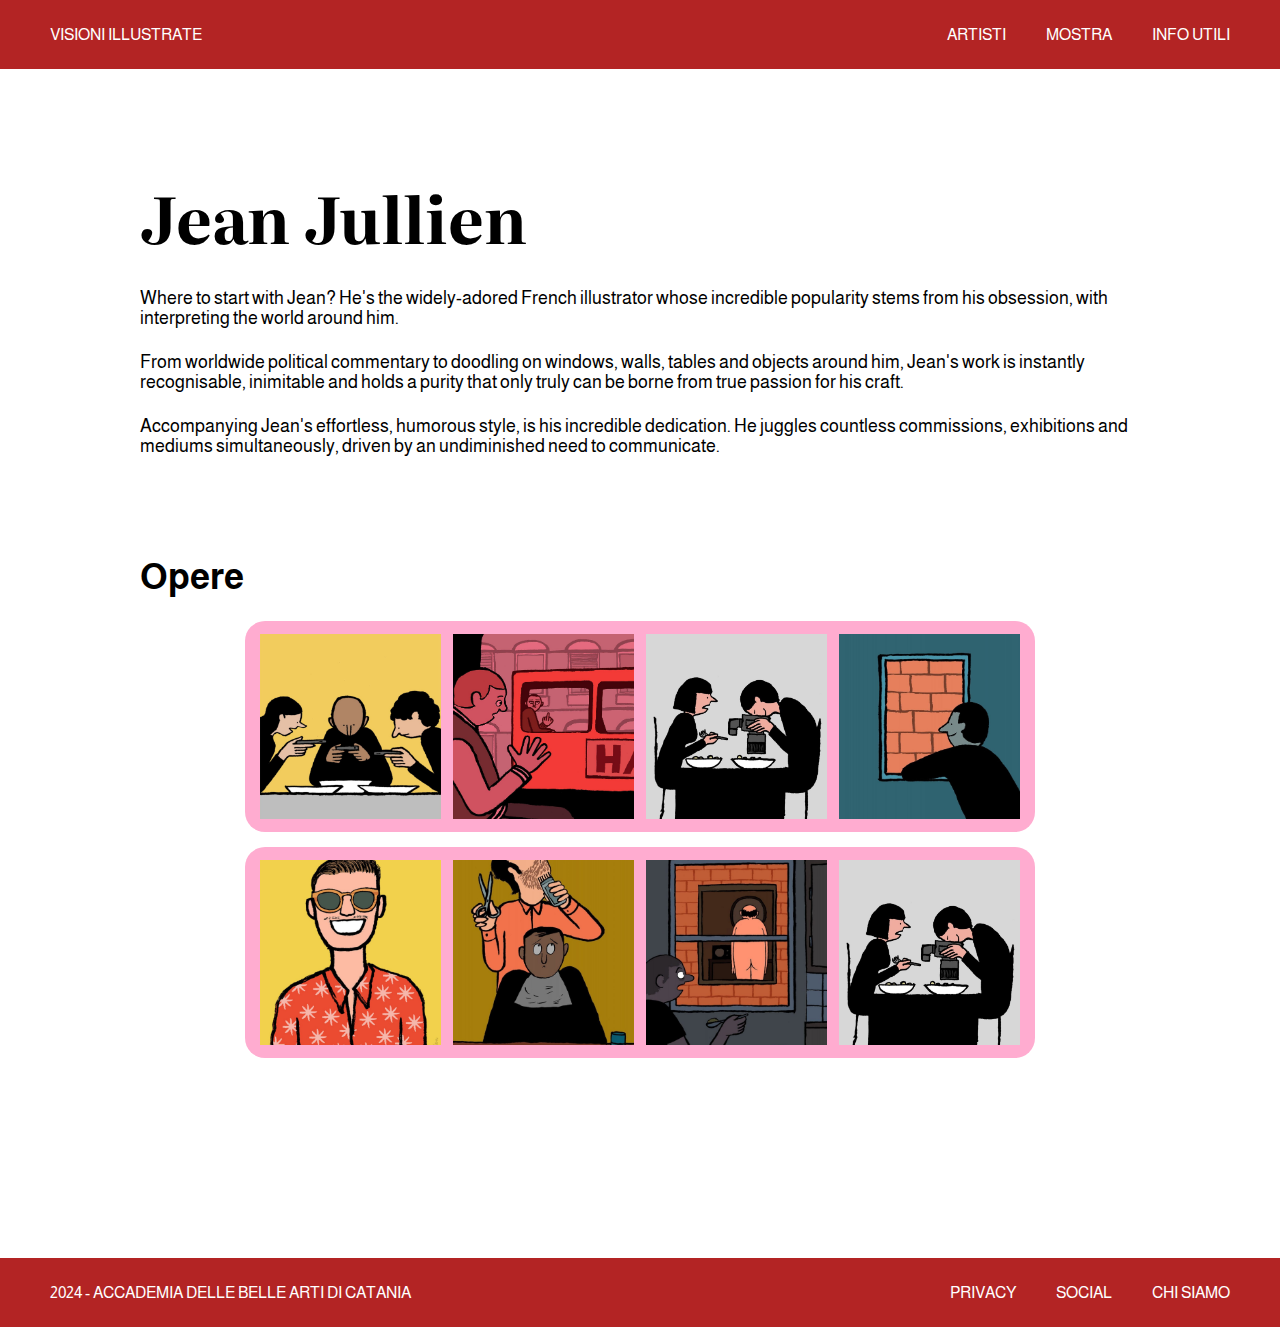
<file: jeanjullien.html>
<!DOCTYPE html>
<html lang="en">
<head>
    <meta charset="UTF-8">
    <meta name="viewport" content="width=device-width, initial-scale=1.0">
    <title>Visioni Illustrate: Viaggio nell'Illustrazione Contemporanea</title>
    <link rel="stylesheet" href="css/style.css">
    <link rel="preconnect" href="https://fonts.googleapis.com">
    <link rel="preconnect" href="https://fonts.gstatic.com" crossorigin>
    <link href="https://fonts.googleapis.com/css2?family=Almarai:wght@300;400;700;800&display=swap" rel="stylesheet">
    <link rel="preconnect" href="https://fonts.googleapis.com">
    <link rel="preconnect" href="https://fonts.gstatic.com" crossorigin>
    <link href="https://fonts.googleapis.com/css2?family=Almarai:wght@300;400;700;800&family=Literata:ital,opsz,wght@0,7..72,200..900;1,7..72,200..900&display=swap" rel="stylesheet">
</head>

<body>
    <header id="inizio" class="speciale">
        <a href="index.html">VISIONI ILLUSTRATE</a>
        <nav>
            <ul>
                <li><a href="artisti.html">ARTISTI</a></li>
                <li><a href="mostra.html">MOSTRA</a></li>
                <li><a href="infoutili.html">INFO UTILI</a></li>
            </ul>
        </nav>
    </header>
<main>
    <section class="artista">
        <div id="jeanjullien">
            <h3>Jean Jullien</h3>
            <div class="cont">
            <p>Where to start with Jean? He's the widely-adored French illustrator whose incredible popularity stems from his obsession, with interpreting the world around him.</p>
            <p>From worldwide political commentary to doodling on windows, walls, tables and objects around him, Jean's work is instantly recognisable, inimitable and holds a purity that only truly can be borne from true passion for his craft.</p>
            <p>Accompanying Jean's effortless, humorous style, is his incredible dedication. He juggles countless commissions, exhibitions and mediums simultaneously, driven by an undiminished need to communicate.</p>
        </div>
            <h2>Opere</h2>
        <div class="opere">
            <div class="riga_quattro">
                <img src="img/jean-jullien/1.jpg" alt="">
                <img src="img/jean-jullien/2.jpg" alt="">
                <img src="img/jean-jullien/3.jpg" alt="">
                <img src="img/jean-jullien/4.jpg" alt="">
            </div>
            <div class="riga_quattro">
                <img src="img/jean-jullien/5.jpg" alt="">
                <img src="img/jean-jullien/6.jpg" alt="">
                <img src="img/jean-jullien/7.jpg" alt="">
                <img src="img/jean-jullien/8.jpg" alt="">
            </div>
        </div>
    </div>
    </section>
</main>
    <footer>
        <a href="#inizio">2024 - ACCADEMIA DELLE BELLE ARTI DI CATANIA</a>
            <nav>
                <ul>
                    <li><a href="https://www.iubenda.com/privacy-policy/25349809" target="_blank">PRIVACY</a></li>
                    <li><a href="https://www.instagram.com/abacatania/" target="_blank">SOCIAL</a></li>
                    <li><a href="https://www.abacatania.it" target="_blank">CHI SIAMO</a></li>
                </ul>
            </nav>
    </footer>
    </body>
</file>
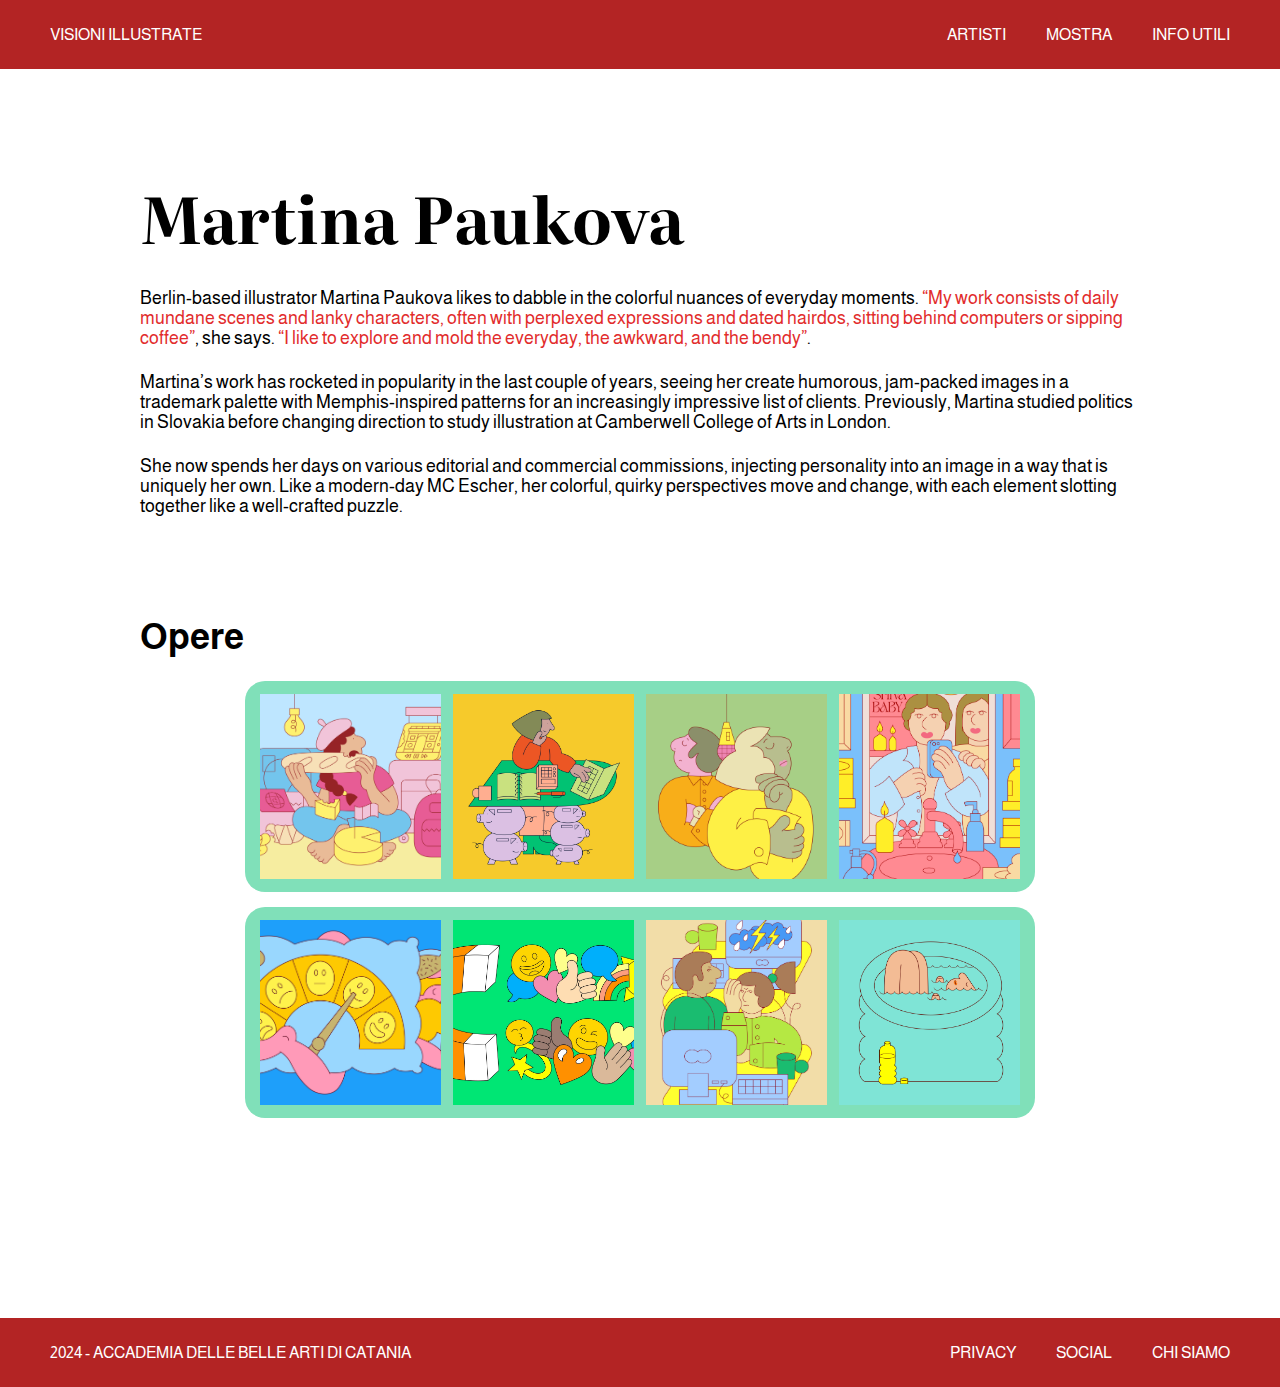
<file: martinapaukova.html>
<!DOCTYPE html>
<html lang="en">
<head>
    <meta charset="UTF-8">
    <meta name="viewport" content="width=device-width, initial-scale=1.0">
    <title>Visioni Illustrate: Viaggio nell'Illustrazione Contemporanea</title>
    <link rel="stylesheet" href="css/style.css">
    <link rel="preconnect" href="https://fonts.googleapis.com">
    <link rel="preconnect" href="https://fonts.gstatic.com" crossorigin>
    <link href="https://fonts.googleapis.com/css2?family=Almarai:wght@300;400;700;800&display=swap" rel="stylesheet">
    <link rel="preconnect" href="https://fonts.googleapis.com">
    <link rel="preconnect" href="https://fonts.gstatic.com" crossorigin>
    <link href="https://fonts.googleapis.com/css2?family=Almarai:wght@300;400;700;800&family=Literata:ital,opsz,wght@0,7..72,200..900;1,7..72,200..900&display=swap" rel="stylesheet">
</head>

<body>
    <header id="inizio" class="speciale">
        <a href="index.html">VISIONI ILLUSTRATE</a>
        <nav>
            <ul>
                <li><a href="artisti.html">ARTISTI</a></li>
                <li><a href="mostra.html">MOSTRA</a></li>
                <li><a href="infoutili.html">INFO UTILI</a></li>
            </ul>
        </nav>
    </header>
<main>
    <section class="artista">
        <div id="martinapaukova">
            <h3>Martina Paukova</h3>
            <div class="cont">
            <p>Berlin-based illustrator Martina Paukova likes to dabble in the colorful nuances of everyday moments. <span style="color:#e22c2c">“My work consists of daily mundane scenes and lanky characters, often with perplexed expressions and dated hairdos, sitting behind computers or sipping coffee”</span>, she says. <span style="color:#e22c2c">“I like to explore and mold the everyday, the awkward, and the bendy”</span>.</p>
            <p>Martina’s work has rocketed in popularity in the last couple of years, seeing her create humorous, jam-packed images in a trademark palette with Memphis-inspired patterns for an increasingly impressive list of clients. Previously, Martina studied politics in Slovakia before changing direction to study illustration at Camberwell College of Arts in London.</p>
            <p>She now spends her days on various editorial and commercial commissions, injecting personality into an image in a way that is uniquely her own. Like a modern-day MC Escher, her colorful, quirky perspectives move and change, with each element slotting together like a well-crafted puzzle.</p>
        </div>
            <h2>Opere</h2>
            <div class="opere">
            <div class="riga_otto">
                <img src="img/martina-paukova/1.jpg" alt="">
                <img src="img/martina-paukova/2.jpg" alt="">
                <img src="img/martina-paukova/3.jpg" alt="">
                <img src="img/martina-paukova/4.jpg" alt="">
            </div>
            <div class="riga_otto">
                <img src="img/martina-paukova/5.jpg" alt="">
                <img src="img/martina-paukova/6.jpg" alt="">
                <img src="img/martina-paukova/7.jpg" alt="">
                <img src="img/martina-paukova/8.jpg" alt="">
            </div>
        </div>
    </div>

    </section>
</main>
    <footer>
        <a href="#inizio">2024 - ACCADEMIA DELLE BELLE ARTI DI CATANIA</a>
            <nav>
                <ul>
                    <li><a href="https://www.iubenda.com/privacy-policy/25349809" target="_blank">PRIVACY</a></li>
                    <li><a href="https://www.instagram.com/abacatania/" target="_blank">SOCIAL</a></li>
                    <li><a href="https://www.abacatania.it" target="_blank">CHI SIAMO</a></li>
                </ul>
            </nav>
    </footer>
    </body>
</file>
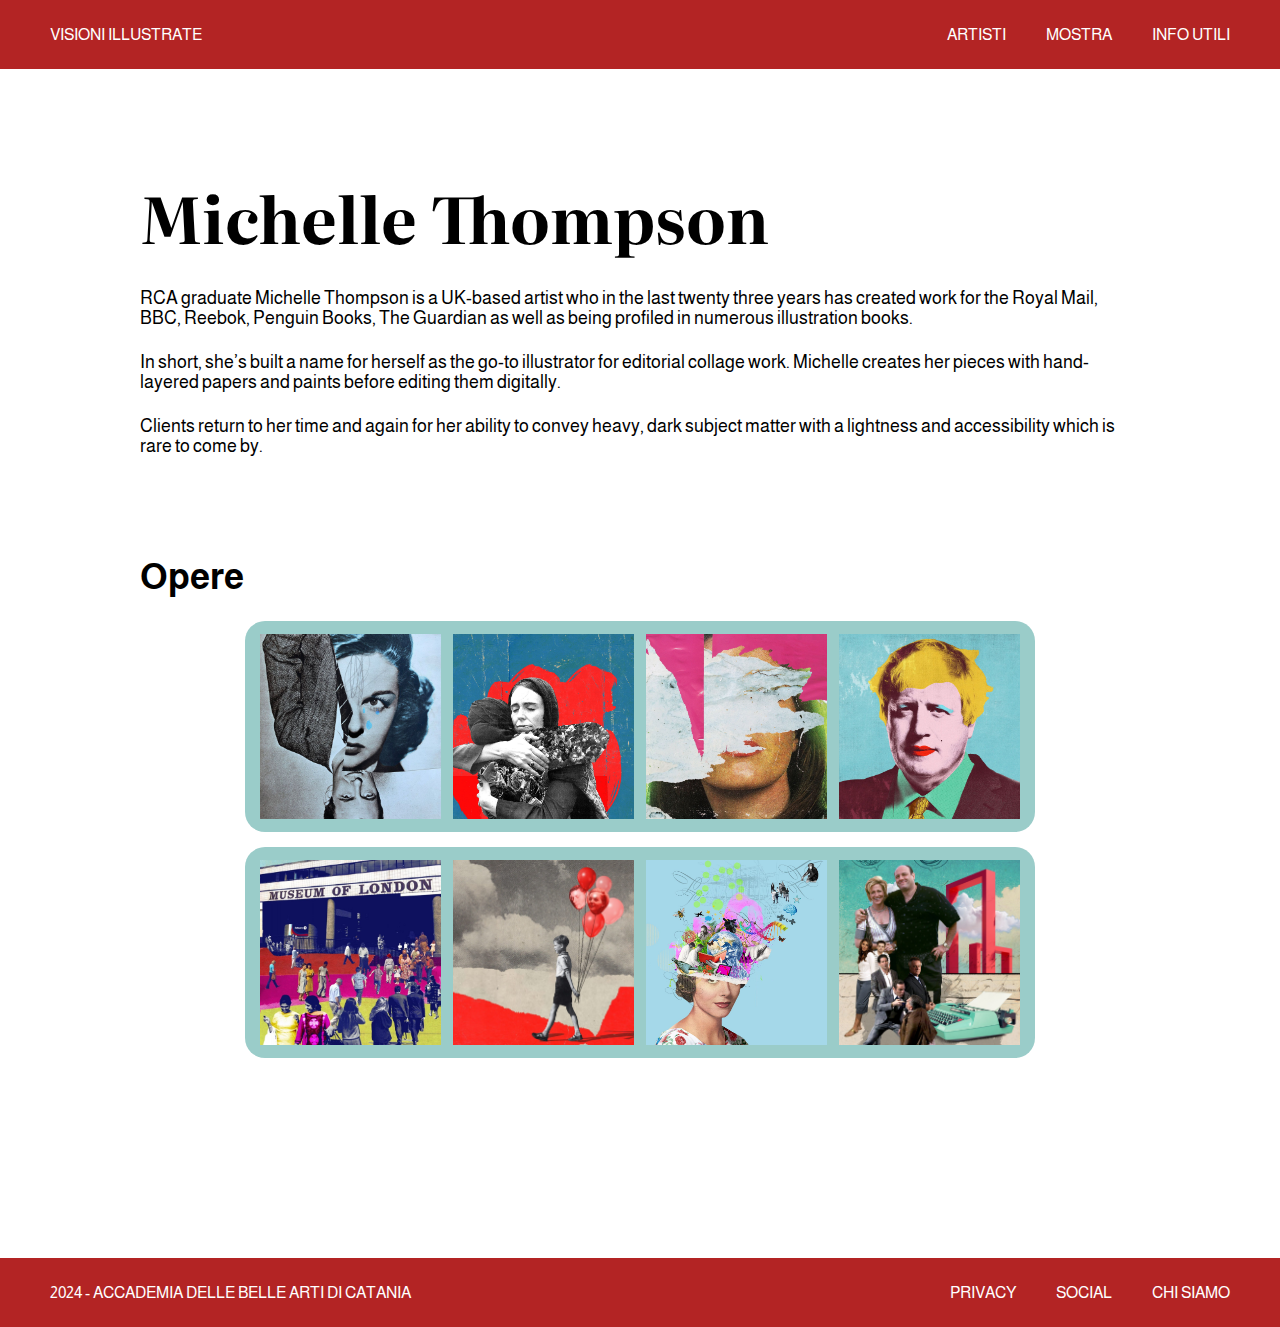
<file: michellethompson.html>
<!DOCTYPE html>
<html lang="en">
<head>
    <meta charset="UTF-8">
    <meta name="viewport" content="width=device-width, initial-scale=1.0">
    <title>Visioni Illustrate: Viaggio nell'Illustrazione Contemporanea</title>
    <link rel="stylesheet" href="css/style.css">
    <link rel="preconnect" href="https://fonts.googleapis.com">
    <link rel="preconnect" href="https://fonts.gstatic.com" crossorigin>
    <link href="https://fonts.googleapis.com/css2?family=Almarai:wght@300;400;700;800&display=swap" rel="stylesheet">
    <link rel="preconnect" href="https://fonts.googleapis.com">
    <link rel="preconnect" href="https://fonts.gstatic.com" crossorigin>
    <link href="https://fonts.googleapis.com/css2?family=Almarai:wght@300;400;700;800&family=Literata:ital,opsz,wght@0,7..72,200..900;1,7..72,200..900&display=swap" rel="stylesheet">
</head>

<body>
    <header id="inizio" class="speciale">
        <a href="index.html">VISIONI ILLUSTRATE</a>
        <nav>
            <ul>
                <li><a href="artisti.html">ARTISTI</a></li>
                <li><a href="mostra.html">MOSTRA</a></li>
                <li><a href="infoutili.html">INFO UTILI</a></li>
            </ul>
        </nav>
    </header>


</section>

<main>
<section class="artista">
    <div id="michellethompson">
        <h3>Michelle Thompson</h3>
        <div class="cont">
        <p>RCA graduate Michelle Thompson is a UK-based artist who in the last twenty three years has created work for the Royal Mail, BBC, Reebok, Penguin Books, The Guardian as well as being profiled in numerous illustration books.</p>
        <p>In short, she’s built a name for herself as the go-to illustrator for editorial collage work. Michelle creates her pieces with hand-layered papers and paints before editing them digitally.</p>
        <p>Clients return to her time and again for her ability to convey heavy, dark subject matter with a lightness and accessibility which is rare to come by.</p>
    </div>
        <h2>Opere</h2>
        <div class="opere">
        <div class="riga_sei">
            <img src="img/michelle-thompson/1.jpg" alt="">
            <img src="img/michelle-thompson/2.jpg" alt="">
            <img src="img/michelle-thompson/3.jpg" alt="">
            <img src="img/michelle-thompson/4.jpg" alt="">
        </div>
        <div class="riga_sei">
            <img src="img/michelle-thompson/5.jpg" alt="">
            <img src="img/michelle-thompson/6.jpg" alt="">
            <img src="img/michelle-thompson/7.jpg" alt="">
            <img src="img/michelle-thompson/8.jpg" alt="">
        </div>
    </div>
</div>
</section>
</main>

    <footer>
        <a href="#inizio">2024 - ACCADEMIA DELLE BELLE ARTI DI CATANIA</a>
            <nav>
                <ul>
                    <li><a href="https://www.iubenda.com/privacy-policy/25349809" target="_blank">PRIVACY</a></li>
                    <li><a href="https://www.instagram.com/abacatania/" target="_blank">SOCIAL</a></li>
                    <li><a href="https://www.abacatania.it" target="_blank">CHI SIAMO</a></li>
                </ul>
            </nav>
    </footer>
    </body>
</file>
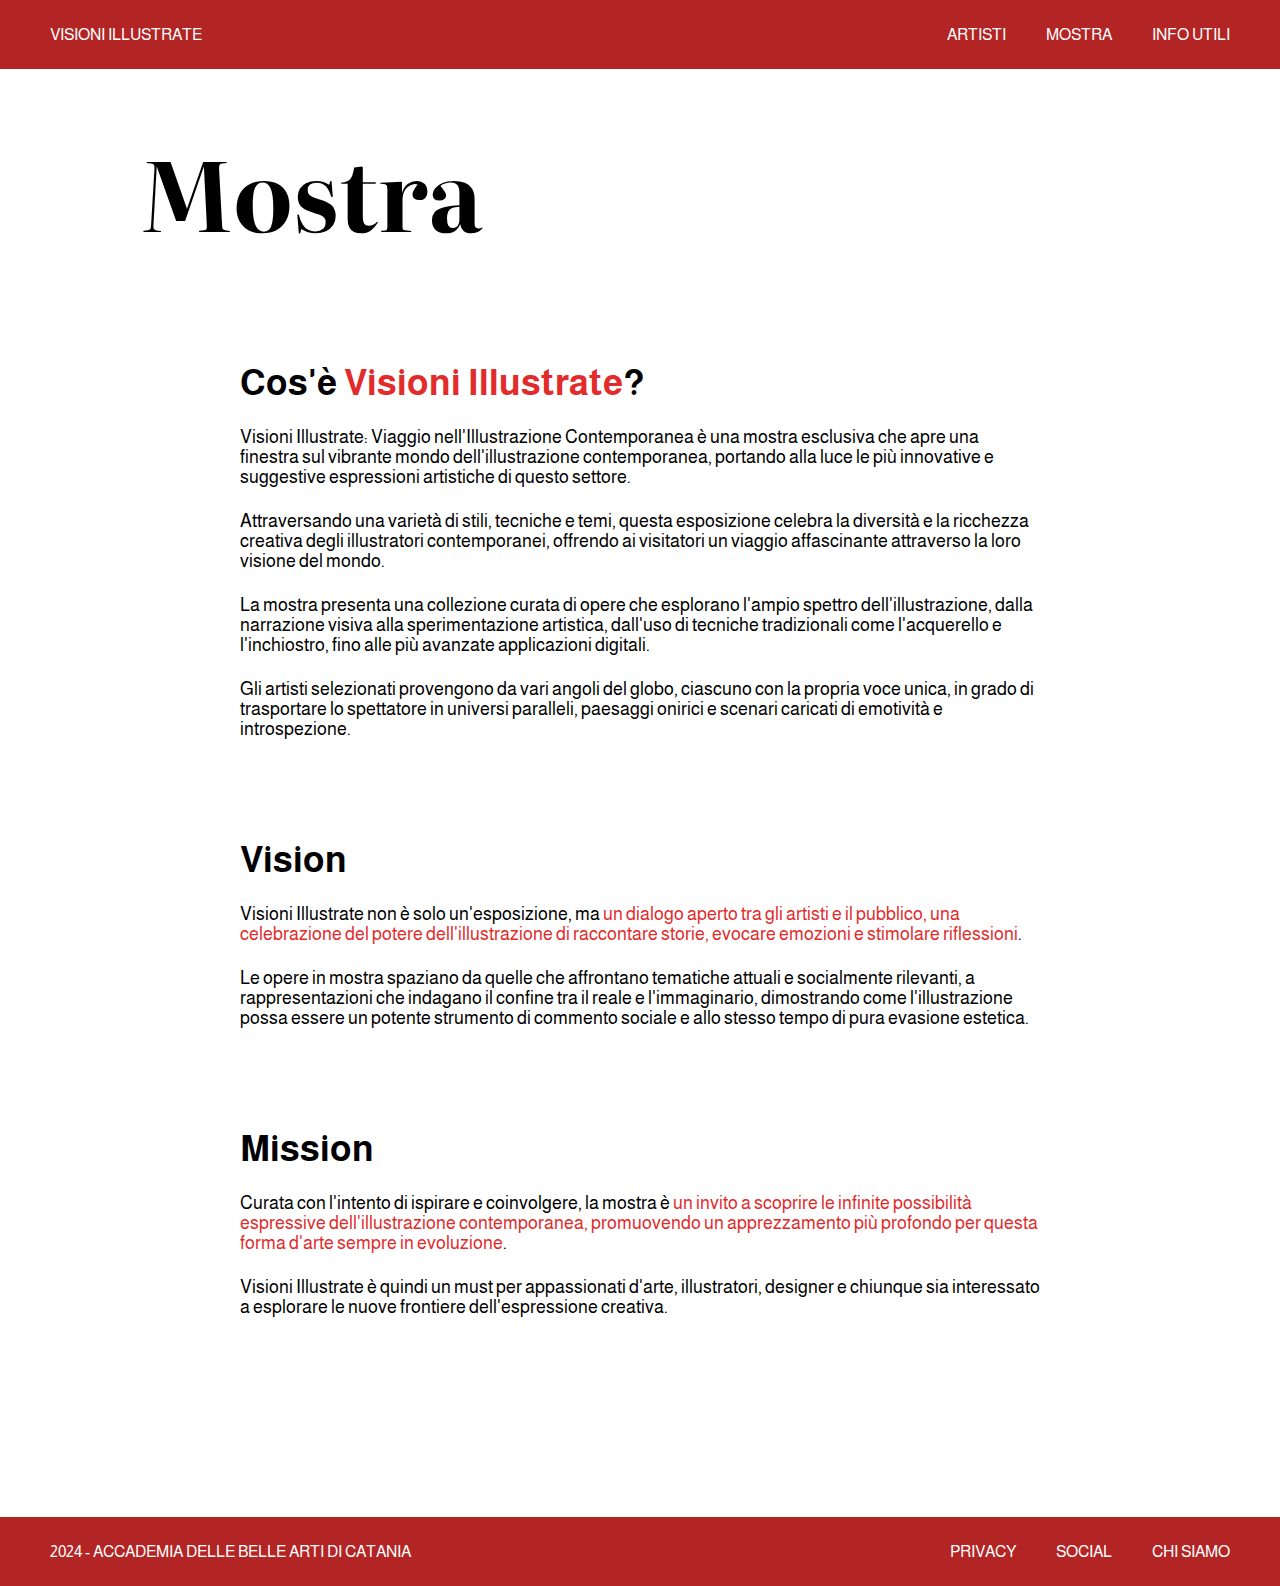
<file: mostra.html>
<!DOCTYPE html>
<html lang="en">
<head>
    <meta charset="UTF-8">
    <meta name="viewport" content="width=device-width, initial-scale=1.0">
    <title>Visioni Illustrate: Viaggio nell'Illustrazione Contemporanea</title>
    <link rel="stylesheet" href="css/style.css">
    <link rel="preconnect" href="https://fonts.googleapis.com">
    <link rel="preconnect" href="https://fonts.gstatic.com" crossorigin>
    <link href="https://fonts.googleapis.com/css2?family=Almarai:wght@300;400;700;800&display=swap" rel="stylesheet">
    <link rel="preconnect" href="https://fonts.googleapis.com">
    <link rel="preconnect" href="https://fonts.gstatic.com" crossorigin>
    <link href="https://fonts.googleapis.com/css2?family=Almarai:wght@300;400;700;800&family=Literata:ital,opsz,wght@0,7..72,200..900;1,7..72,200..900&display=swap" rel="stylesheet">
</head>

<body>
    <header id="inizio">
        <a href="index.html">VISIONI ILLUSTRATE</a>
        <nav>
            <ul>
                <li><a href="artisti.html">ARTISTI</a></li>
                <li><a href="mostra.html">MOSTRA</a></li>
                <li><a href="infoutili.html">INFO UTILI</a></li>
            </ul>
        </nav>
    </header>
    
    <main>
        <section class="hero">
            <div>
                <h1>Mostra</h1>
            </div>
        </section>
        <section class="corpo">
<section class="cose">
    <div class="cont">
    <h2>Cos'è <span style="color:#e22c2c">Visioni Illustrate</span>?</h2>
    <p>Visioni Illustrate: Viaggio nell'Illustrazione Contemporanea è una mostra esclusiva che apre una finestra sul vibrante mondo dell'illustrazione contemporanea, portando alla luce le più innovative e suggestive espressioni artistiche di questo settore.</p>
    <p>Attraversando una varietà di stili, tecniche e temi, questa esposizione celebra la diversità e la ricchezza creativa degli illustratori contemporanei, offrendo ai visitatori un viaggio affascinante attraverso la loro visione del mondo.</p>
    <p>La mostra presenta una collezione curata di opere che esplorano l'ampio spettro dell'illustrazione, dalla narrazione visiva alla sperimentazione artistica, dall'uso di tecniche tradizionali come l'acquerello e l'inchiostro, fino alle più avanzate applicazioni digitali. </p>
    <p>Gli artisti selezionati provengono da vari angoli del globo, ciascuno con la propria voce unica, in grado di trasportare lo spettatore in universi paralleli, paesaggi onirici e scenari caricati di emotività e introspezione.</p>
    </div>
    </section>

<section class="vision">
<div class="cont">
    <h2>Vision</h2>
    <p>Visioni Illustrate non è solo un'esposizione, ma <span style="color:#e22c2c">un dialogo aperto tra gli artisti e il pubblico, una celebrazione del potere dell'illustrazione di raccontare storie, evocare emozioni e stimolare riflessioni</span>.</p>
    <p>Le opere in mostra spaziano da quelle che affrontano tematiche attuali e socialmente rilevanti, a rappresentazioni che indagano il confine tra il reale e l'immaginario, dimostrando come l'illustrazione possa essere un potente strumento di commento sociale e allo stesso tempo di pura evasione estetica.</p>
</div>
</section>

<section class="mission">
    <div>
    <h2>Mission</h2>
    <p>Curata con l'intento di ispirare e coinvolgere, la mostra è <span style="color:#e22c2c">un invito a scoprire le infinite possibilità espressive dell'illustrazione contemporanea, promuovendo un apprezzamento più profondo per questa forma d'arte sempre in evoluzione</span>. </p>
    <p>Visioni Illustrate è quindi un must per appassionati d'arte, illustratori, designer e chiunque sia interessato a esplorare le nuove frontiere dell'espressione creativa.</p>
</div>
</section>
</section>
</main>
<footer>
    <a href="#inizio">2024 - ACCADEMIA DELLE BELLE ARTI DI CATANIA</a>
        <nav>
            <ul>
                <li><a href="https://www.iubenda.com/privacy-policy/25349809" target="_blank">PRIVACY</a></li>
                <li><a href="https://www.instagram.com/abacatania/" target="_blank">SOCIAL</a></li>
                <li><a href="https://www.abacatania.it" target="_blank">CHI SIAMO</a></li>
            </ul>
        </nav>
</footer>
</body>
</file>
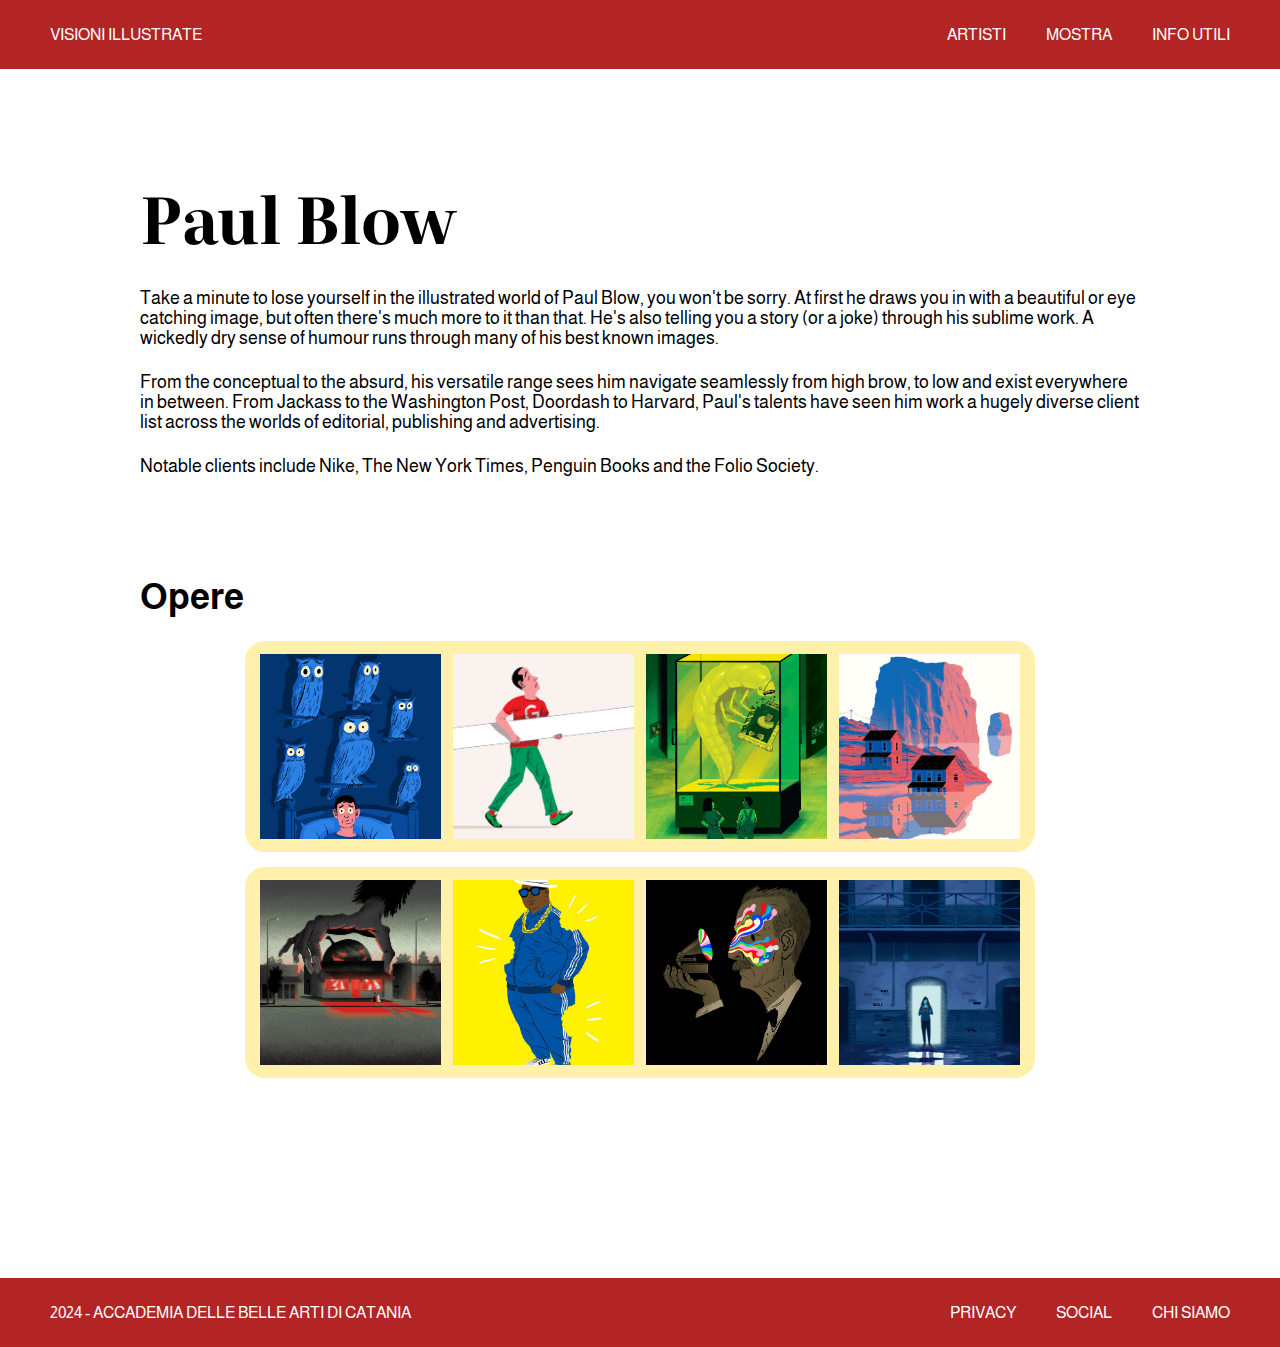
<file: paulblow.html>
<!DOCTYPE html>
<html lang="en">
<head>
    <meta charset="UTF-8">
    <meta name="viewport" content="width=device-width, initial-scale=1.0">
    <title>Visioni Illustrate: Viaggio nell'Illustrazione Contemporanea</title>
    <link rel="stylesheet" href="css/style.css">
    <link rel="preconnect" href="https://fonts.googleapis.com">
    <link rel="preconnect" href="https://fonts.gstatic.com" crossorigin>
    <link href="https://fonts.googleapis.com/css2?family=Almarai:wght@300;400;700;800&display=swap" rel="stylesheet">
    <link rel="preconnect" href="https://fonts.googleapis.com">
    <link rel="preconnect" href="https://fonts.gstatic.com" crossorigin>
    <link href="https://fonts.googleapis.com/css2?family=Almarai:wght@300;400;700;800&family=Literata:ital,opsz,wght@0,7..72,200..900;1,7..72,200..900&display=swap" rel="stylesheet">
</head>

<body>
    <header id="inizio" class="speciale">
        <a href="index.html">VISIONI ILLUSTRATE</a>
        <nav>
            <ul>
                <li><a href="artisti.html">ARTISTI</a></li>
                <li><a href="mostra.html">MOSTRA</a></li>
                <li><a href="infoutili.html">INFO UTILI</a></li>
            </ul>
        </nav>
    </header>
<main>
    <section class="artista">
        <div id="paulblow">
            <h3>Paul Blow</h3>
            <div class="cont">
            <p>Take a minute to lose yourself in the illustrated world of Paul Blow, you won't be sorry. At first he draws you in with a beautiful or eye catching image, but often there's much more to it than that. He's also telling you a story (or a joke) through his sublime work. A wickedly dry sense of humour runs through many of his best known images.</p>
            <p>From the conceptual to the absurd, his versatile range sees him navigate seamlessly from high brow, to low and exist everywhere in between. From Jackass to the Washington Post, Doordash to Harvard, Paul's talents have seen him work a hugely diverse client list across the worlds of editorial, publishing and advertising.</p>
            <p>Notable clients include Nike, The New York Times, Penguin Books and the Folio Society.</p>
        </div>
            <h2>Opere</h2>
            <div class="opere">
            <div class="riga_tre">
                <img src="img/paul-blow/1.jpg" alt="">
                <img src="img/paul-blow/2.jpg" alt="">
                <img src="img/paul-blow/3.jpg" alt="">
                <img src="img/paul-blow/4.jpg" alt="">
            </div>
            <div class="riga_tre">
                <img src="img/paul-blow/5.jpg" alt="">
                <img src="img/paul-blow/6.jpg" alt="">
                <img src="img/paul-blow/7.jpg" alt="">
                <img src="img/paul-blow/8.jpg" alt="">
            </div>
        </div>
    </div>
    </section>
</main>
    <footer>
        <a href="#inizio">2024 - ACCADEMIA DELLE BELLE ARTI DI CATANIA</a>
            <nav>
                <ul>
                    <li><a href="https://www.iubenda.com/privacy-policy/25349809" target="_blank">PRIVACY</a></li>
                    <li><a href="https://www.instagram.com/abacatania/" target="_blank">SOCIAL</a></li>
                    <li><a href="https://www.abacatania.it" target="_blank">CHI SIAMO</a></li>
                </ul>
            </nav>
    </footer>
    </body>
</file>
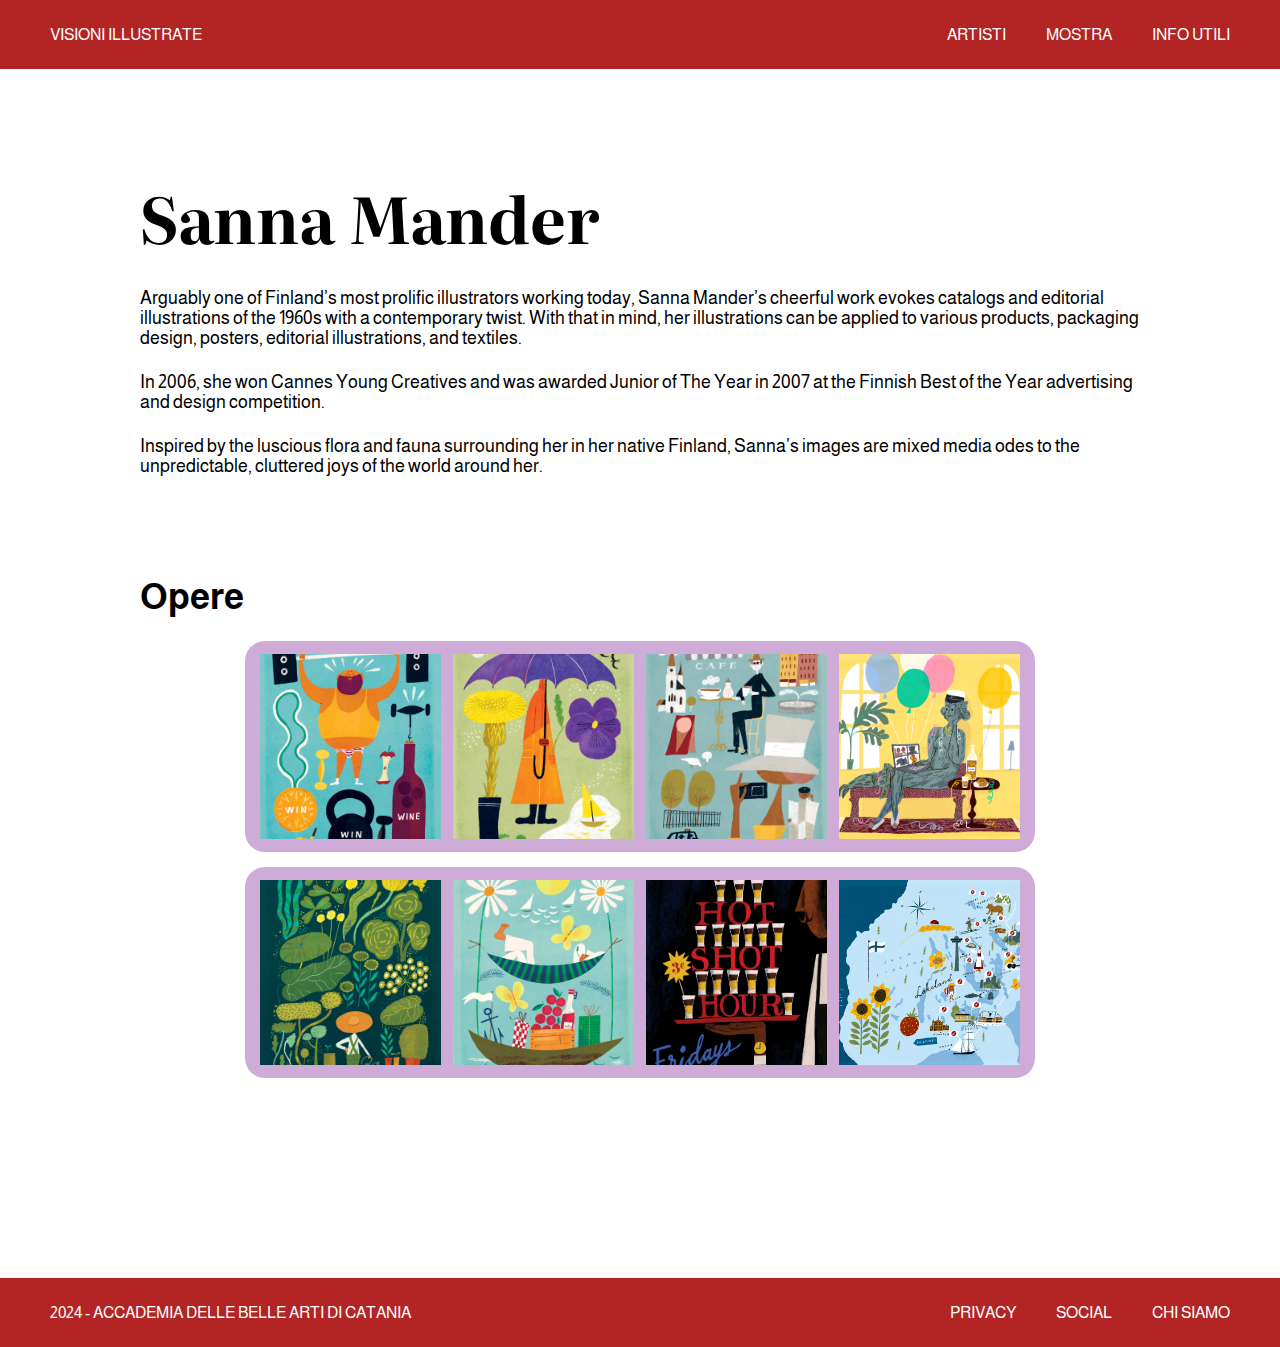
<file: sannamander.html>
<!DOCTYPE html>
<html lang="en">
<head>
    <meta charset="UTF-8">
    <meta name="viewport" content="width=device-width, initial-scale=1.0">
    <title>Visioni Illustrate: Viaggio nell'Illustrazione Contemporanea</title>
    <link rel="stylesheet" href="css/style.css">
    <link rel="preconnect" href="https://fonts.googleapis.com">
    <link rel="preconnect" href="https://fonts.gstatic.com" crossorigin>
    <link href="https://fonts.googleapis.com/css2?family=Almarai:wght@300;400;700;800&display=swap" rel="stylesheet">
    <link rel="preconnect" href="https://fonts.googleapis.com">
    <link rel="preconnect" href="https://fonts.gstatic.com" crossorigin>
    <link href="https://fonts.googleapis.com/css2?family=Almarai:wght@300;400;700;800&family=Literata:ital,opsz,wght@0,7..72,200..900;1,7..72,200..900&display=swap" rel="stylesheet">
</head>

<body>
    <header id="inizio" class="speciale">
        <a href="index.html">VISIONI ILLUSTRATE</a>
        <nav>
            <ul>
                <li><a href="artisti.html">ARTISTI</a></li>
                <li><a href="mostra.html">MOSTRA</a></li>
                <li><a href="infoutili.html">INFO UTILI</a></li>
            </ul>
        </nav>
    </header>
<main>
    <section class="artista">
        <div id="sannamander">
            <h3>Sanna Mander</h3>
            <div class="cont">
            <p>Arguably one of Finland’s most prolific illustrators working today, Sanna Mander’s cheerful work evokes catalogs and editorial illustrations of the 1960s with a contemporary twist. With that in mind, her illustrations can be applied to various products, packaging design, posters, editorial illustrations, and textiles.</p>
            <p>In 2006, she won Cannes Young Creatives and was awarded Junior of The Year in 2007 at the Finnish Best of the Year advertising and design competition.</p>
            <p>Inspired by the luscious flora and fauna surrounding her in her native Finland, Sanna’s images are mixed media odes to the unpredictable, cluttered joys of the world around her.</p>
        </div>
            <h2>Opere</h2>
            <div class="opere">
            <div class="riga_nove">
                <img src="img/sanna-mander/1.jpg" alt="">
                <img src="img/sanna-mander/2.jpg" alt="">
                <img src="img/sanna-mander/3.jpg" alt="">
                <img src="img/sanna-mander/4.jpg" alt="">
            </div>
            <div class="riga_nove">
                <img src="img/sanna-mander/5.jpg" alt="">
                <img src="img/sanna-mander/6.jpg" alt="">
                <img src="img/sanna-mander/7.jpg" alt="">
                <img src="img/sanna-mander/8.jpg" alt="">
            </div>
        </div>
    </div>
</section>
    </section>
</main>
    <footer>
        <a href="#inizio">2024 - ACCADEMIA DELLE BELLE ARTI DI CATANIA</a>
            <nav>
                <ul>
                    <li><a href="https://www.iubenda.com/privacy-policy/25349809" target="_blank">PRIVACY</a></li>
                    <li><a href="https://www.instagram.com/abacatania/" target="_blank">SOCIAL</a></li>
                    <li><a href="https://www.abacatania.it" target="_blank">CHI SIAMO</a></li>
                </ul>
            </nav>
    </footer>
    </body>
</file>
<file: css/style.css>
html {
    scroll-behavior: smooth;
}

body{
    margin: 0;
    padding: 0;
    font-family: "Almarai", "Literata", sans-serif;
}

.corpo {
    max-width: 800px;
    margin: 0 auto;
}

main {
    max-width: 1000px;
    margin: 0 auto;
}

img {
    max-width: 100%;
    margin: 0;
}

header, footer {
    padding: 26px 50px;
    margin: 0;
    display: flex;
    justify-content: space-between;
    background-color: #B32424;
    font-size: 16px;
}

header nav ul, footer nav ul {
    margin: 0;
    padding: 0;
    list-style: none;
    display: flex;
    align-items: center;
    gap: 40px;
    text-transform: uppercase;
}

.speciale {
    margin-bottom: 100px;
}

a {
    text-decoration: none;
    color: #fff;
}

header a:hover, footer a:hover {
    text-decoration: underline;
}

h1 {
    margin: 0;
    padding: 0;
    font-family: "Literata";
    font-size: 96px;
}

h2 {
    margin: 0;
    font-size: 36px;
}


.hero h2 {
    font-weight: normal;
    padding: 0 0 0 100px;
}

.hero div {
margin: 50px auto 100px 0;
}

p {
    margin-top: 24px;
    font-size: 18px;
}

.cont{
    margin-bottom: 100px;
}

h3 {
    margin: 0;
    font-family: "Literata";
    font-size: 64px;
}

.info div{
    margin: 0 0 50px 0;
    text-align: center;
}



.card {
    display: grid;
    grid-template-columns: repeat(auto-fill, minmax(185px, 1fr));
    max-width: 1000px;
    margin: 0 0 200px 0;
    padding: 0;
    gap: 48px;
    text-align: center;
}

.card div{
    margin: 0;
    border-radius: 40px 40px 30px 30px;
}

.card a{
    margin: 0;
    padding: 0;
    text-decoration: none;
}

.card h4 {
    margin: 0;
    padding: 10px 0 15px;
    color: #fff;
    font-size: 18px;
    font-weight: bold;
}


.card img {
    margin: 0;
    padding: 0;
    width: 100%;
    height: 260px;
    object-fit:cover;
    border-radius: 30px 30px 0 0;
}

.uno {
    background-color: #FA8540;
}

.due {
    background-color: #85A2F2;
}
.tre {
    background-color: #FFE359;
}

.quattro {
    background-color: #FF59A1;
}

.cinque {
    background-color: #BCCC00;
}

.sei {
    background-color: #369994;
}

.sette {
    background-color: #6688FF;
}

.otto {
    background-color: #01C273;
}

.nove {
    background-color: #A059B2;
}

.selezione div {
 margin: 0;
 margin-bottom: 100px;
}


.pulsanti nav ul {
    max-width: 635px;
    list-style: none;
    display: grid;
    grid-template-columns: 1fr 1fr 1fr;
    text-align: center;
    gap: 40px;
    margin: 0 auto 200px;
}

.pulsanti li {
    border-radius: 30px 30px 30px 30px;
    font-size: 18px;
    font-weight: bold;
}

.pulsanti .uno {
    padding: 13px 0 12px;
}

.pulsanti .due {
    padding: 13px 0 12px;
}
.pulsanti .tre {
    padding: 13px 0 12px;

}

.pulsanti .quattro {

    padding: 13px 0 12px;
}

.pulsanti .cinque {

    padding: 13px 0 12px;
}

.pulsanti .sei {

    padding: 13px 0 12px;
}

.pulsanti .sette {

    padding: 13px 0 12px;
}

.pulsanti .otto {

    padding: 13px 0 12px;
}

.pulsanti .nove {
    padding: 13px 0 12px;
}

.artista {
    margin: 0 0 100px 0;
}

.artista .icinori .ultimop{
    margin-bottom: 100px;
}

.artista h2 {
    margin-bottom: 24px;
}

.artista .opere img {
    width: 181px;
    height: 185px;
    object-fit: cover;
}

.artista .opere {
    display: grid;
    grid-template-rows: repeat(auto-fill, minmax(185px, 1fr));
    gap: 15px;
    margin: 0 0 200px 0;    
}

.riga_uno, .riga_due, .riga_tre, .riga_quattro, .riga_cinque, .riga_sei, .riga_sette, .riga_otto, .riga_nove {
    margin: 0 auto;
    max-width: 792px;
    display: flex;
    padding: 13px 15px;
    justify-content: center;
    align-items: center;
    gap: 12px;
    border-radius: 20px;
}
.riga_uno {
    background: rgba(250, 133, 64, 0.50);
}

.riga_due {
    background: rgba(133, 162, 242, 0.50)
}

.riga_tre {
    background: rgba(255, 227, 89, 0.50);
}

.riga_quattro {
    background: rgba(255, 89, 161, 0.50);
}

.riga_cinque {
    background: rgba(188, 204, 0, 0.50);
}

.riga_sei {
    background: rgba(54, 153, 148, 0.50);
}

.riga_sette {
    background: rgba(102, 136, 255, 0.50);
}

.riga_otto {
    background: rgba(1, 194, 115, 0.50);
}

.riga_nove {
    background: rgba(160, 89, 178, 0.50)
}

.mission {
    margin-bottom: 200px;
}

.dove {
    margin-bottom: 70px;
}

.mappa {
    max-width: 600px;
    margin: 0 auto 200px;
}

.lab {
    margin-bottom: 100px;
}
@media (max-width: 800px) {
    .resp h1 {
        font-size: 48px;
    }

    .resp h2 {
        padding: 0 0 0 40px;
        font-size: 18px;
    }
    .cont {
        margin-bottom: 50px;
    }
}

@media (max-width: 650px) {


    h1 {
        font-size: 36px;
    }
    
    h2 {
        font-size: 18px;
    }
    
    .hero div {
    margin: 25px auto 50px 0;
    }
    
    p {
        margin-top: 12px;
        font-size: 14px;
    }
    
    .cont{
        margin-bottom: 50px;
    }
    
    h3 {
        font-size: 32px;
    }
    
    .info div{
        margin: 0 0 25px 0;
    }

    .selezione div {
     margin-bottom: 50px;
    }
    
    
    .pulsanti nav ul {
        max-width: 635px;
        gap: 20px;
        margin: 0 auto 100px;
    }
    
    .pulsanti li {
        font-size: 12px;
    }
    
    .artista {
        margin: 0 0 50px 0;
    }
    
    .artista .icinori .ultimop{
        margin-bottom: 50px;
    }
    
    .artista h2 {
        margin-bottom: 24px;
    }
    
    .artista .opere img {
        width: 85px;
        height: 85px;
    }
    
    .artista .opere {
        grid-template-rows: repeat(auto-fill, minmax(85px, 1fr));
        gap: 10px;
        margin: 0 0 100px 0;    
    }
    
    .riga_uno, .riga_due, .riga_tre, .riga_quattro, .riga_cinque, .riga_sei, .riga_sette, .riga_otto, .riga_nove {
        padding: 9px 10px;
        gap: 5px;
        border-radius: 10px;
    }
    
    .mission {
        margin-bottom: 100px;
    }
    
    .dove {
        margin-bottom: 35px;
    }
    
    .mappa {
        max-width: 300px;
        margin: 0 auto 100px;
    }
    
    .lab {
        margin-bottom: 50px;
    }

    .speciale {
        margin-bottom: 50px;
    }

    header, footer {
    padding: 26px 50px;
    display: flex;
    justify-content: space-between;
    background-color: #B32424;
    font-size: 14px;
}

header nav ul, footer nav ul {
    gap: 20px;
}
}
</file>
